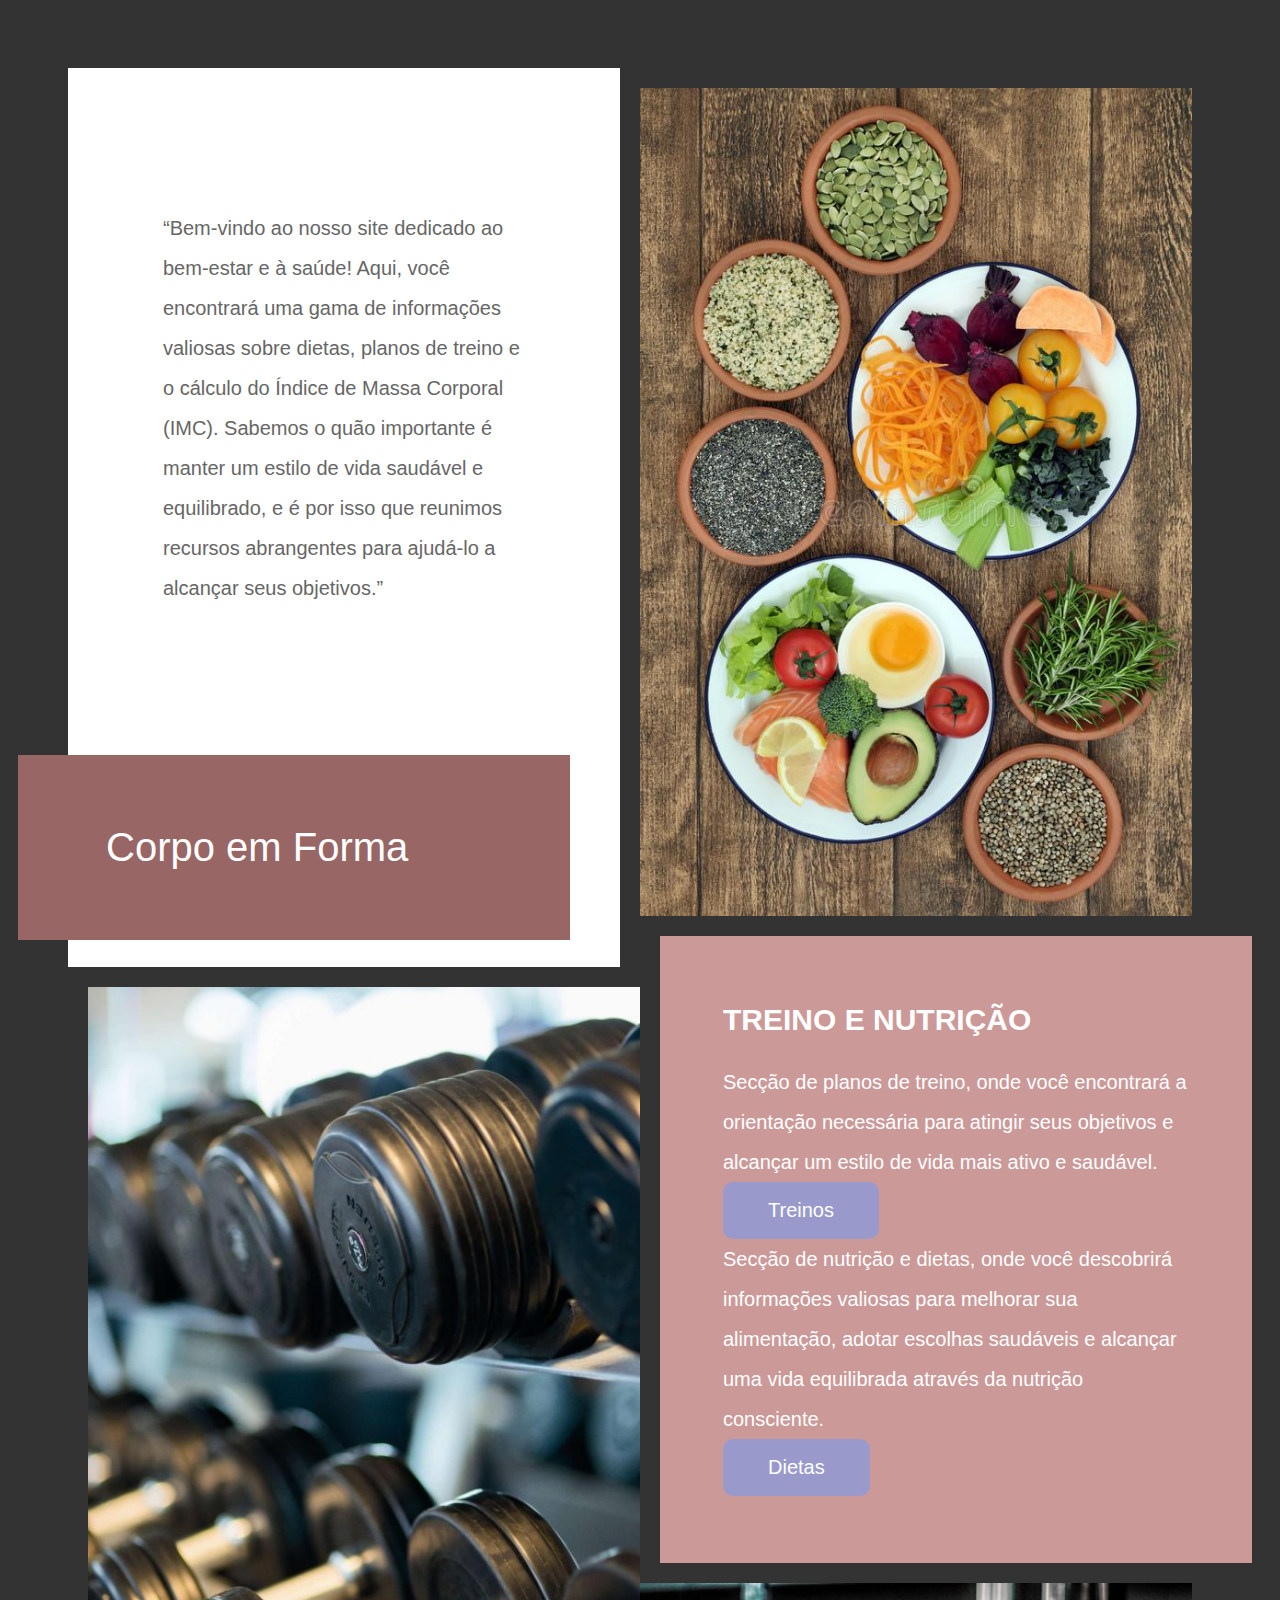
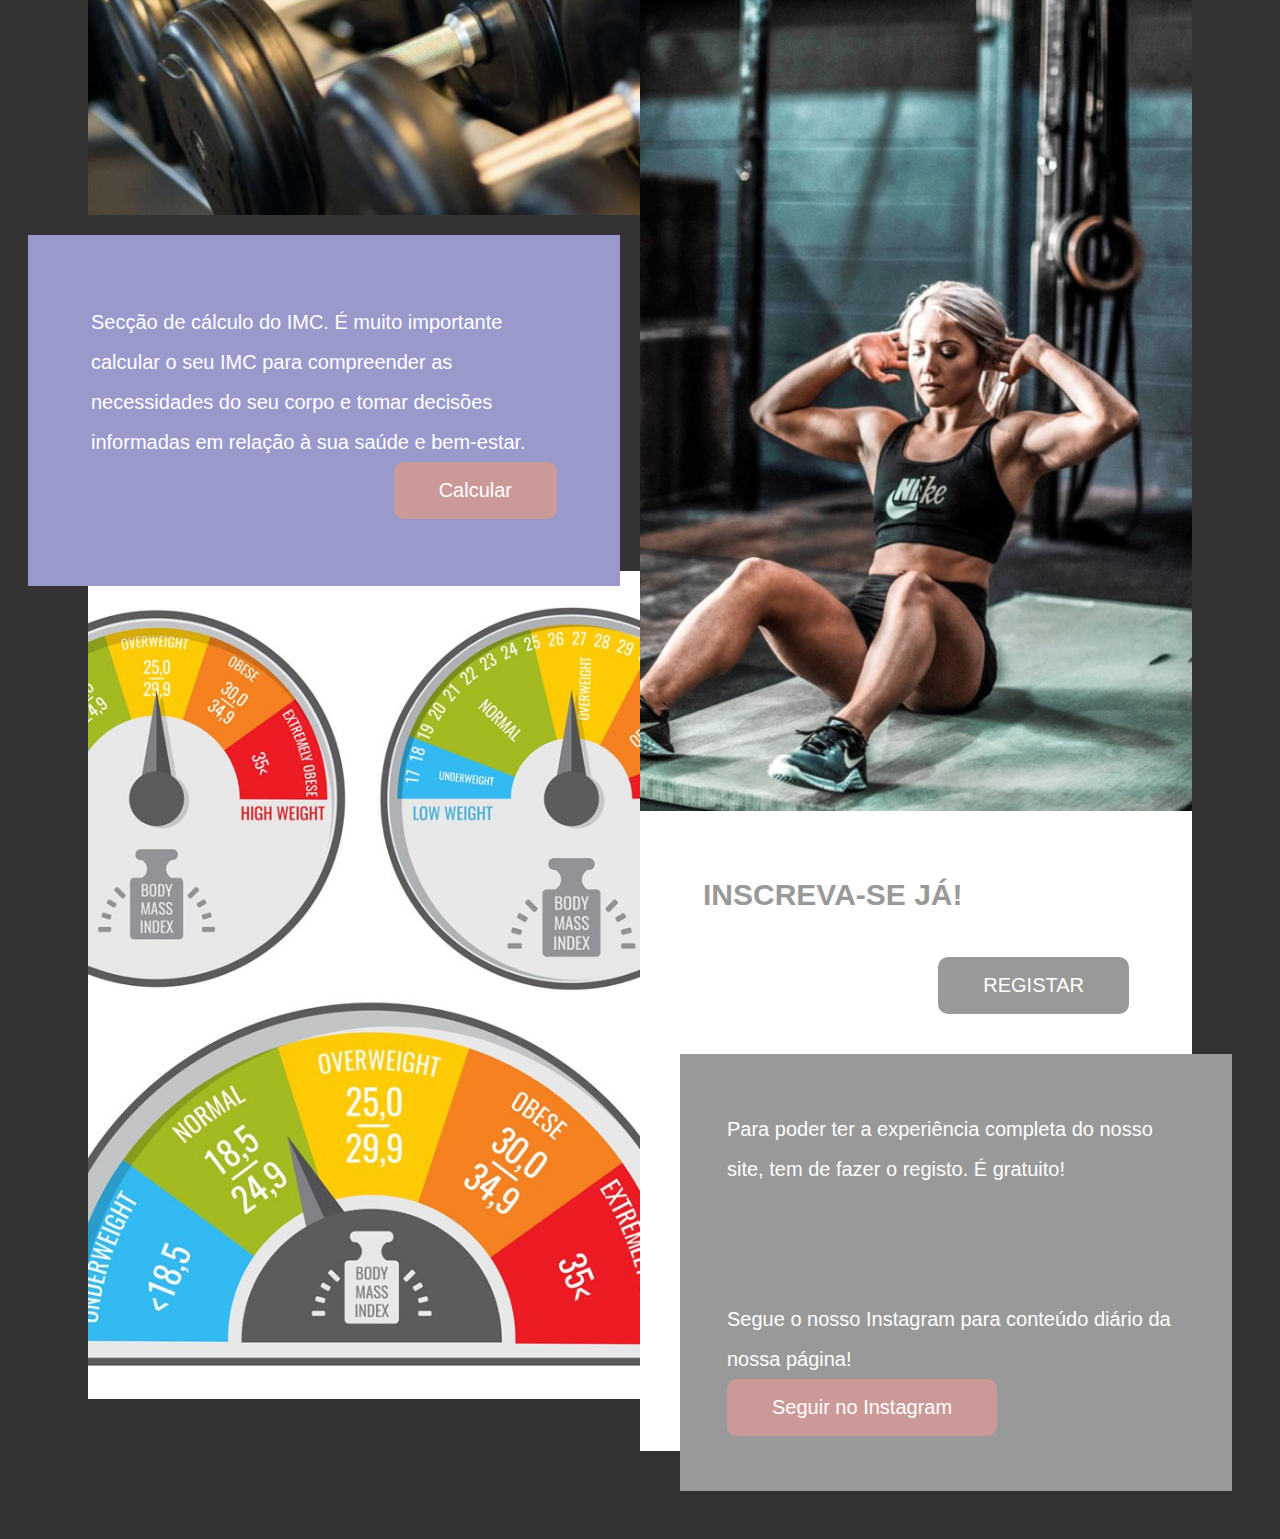
<file: index.html>
<!DOCTYPE html>
<html lang="en">
<head>
  <meta charset="UTF-8" />
  <meta name="viewport" content="width=device-width, initial-scale=1.0" />
  <title>Corpo em Forma</title>
  <link rel="stylesheet" href="css/tooplate-style.css" />
</head>

<body class="tm-bg-dark">
  <main class="tm-container masonry">
    <div class="item tm-bg-white tm-block tm-block-left" data-desktop-seq-no="1" data-mobile-seq-no="1">
      <p class="tm-hero-text">&ldquo;Bem-vindo ao nosso site dedicado ao bem-estar e à saúde! Aqui, você encontrará uma gama de informações valiosas sobre dietas, planos de treino e o cálculo do Índice de Massa Corporal (IMC). Sabemos o quão importante é manter um estilo de vida saudável e equilibrado, e é por isso que reunimos recursos abrangentes para ajudá-lo a alcançar seus objetivos.&rdquo;</p>
      <header class="tm-block-brand">
        <div class="tm-bg-primary-dark tm-text-white tm-block-brand-inner">
          <h1 class="tm-brand-name">Corpo em Forma</h1>
        </div>
      </header>
    </div>
    <div class="item" data-desktop-seq-no="2" data-mobile-seq-no="4">
      <img src="img/treino.jpg" alt="Image" class="tm-img-left" />
    </div>
    <div class="item tm-bg-secondary tm-text-white tm-block tm-block-wider tm-block-pad tm-block-left-2" data-desktop-seq-no="3" data-mobile-seq-no="5">
      <p>Secção de cálculo do IMC. É muito importante calcular o seu IMC para compreender as necessidades do seu corpo e tomar decisões informadas em relação à sua saúde e bem-estar.</p>
      <div class="tm-text-right">
        <a href="IMCsegvers.html" class="tm-btn tm-btn-primary tm-btn-pad-big">Calcular</a>
      </div>
    </div>
    <div class="item" data-desktop-seq-no="4" data-mobile-seq-no="8">
      <img src="img/IMC.jpg" alt="Image" class="tm-img-left" />
    </div>
    <div class="item" data-desktop-seq-no="6" data-mobile-seq-no="2">
      <img src="img/nutricao.jpg" alt="Image" />
    </div>
    <div class="item tm-block-right" data-desktop-seq-no="7" data-mobile-seq-no="3">
      <div class="tm-block-right-inner tm-bg-primary-light tm-text-white tm-block tm-block-wider tm-block-pad">
        <header>
          <h2 class="tm-text-uppercase">Treino e Nutrição</h2>
        </header>
        <p>Secção de planos de treino, onde você encontrará a orientação necessária para atingir seus objetivos e alcançar um estilo de vida mais ativo e saudável.</p>
        <a href="treinoscomtabelas.html" class="tm-btn tm-btn-secondary tm-btn-pad-big">Treinos</a>
        <p>Secção de nutrição e dietas, onde você descobrirá informações valiosas para melhorar sua alimentação, adotar escolhas saudáveis e alcançar uma vida equilibrada através da nutrição consciente.</p>
        <a href="dietascomtabelas.html" class="tm-btn tm-btn-secondary tm-btn-pad-big">Dietas</a>
      </div>
    </div>

    <div class="item" data-desktop-seq-no="8" data-mobile-seq-no="6">
      <img src="img/treino2.jpg" alt="Image" />
    </div>

    <div class="item tm-bg-white tm-block tm-form-section" data-desktop-seq-no="9" data-mobile-seq-no="7">
      <div class="tm-form-container tm-block-pad tm-pb-0">
        <header>
          <h2 class="tm-text-uppercase tm-text-gray-light tm-mb">Inscreva-se já!</h2>
        </header>
        <div class="tm-text-right">
          <a href="novologin.html" class="tm-btn tm-btn-tertiary tm-btn-pad-big">REGISTAR</a>
        </div>
      </div>
      <div class="tm-form-section-tag">
        <div class="tm-bg-tertiary tm-text-white tm-block-pad tm-form-section-tag-inner">
          <p>Para poder ter a experiência completa do nosso site, tem de fazer o registo. É gratuito!</p>
        </div>
      </div>
      <div class="tm-form-section-tag">
        <div class="tm-bg-tertiary tm-text-white tm-block-pad tm-form-section-tag-inner">
          <p>Segue o nosso Instagram para conteúdo diário da nossa página!</p>
          <a href="https://instagram.com/corpoemformafitness?igshid=MzRlODBiNWFlZA==" class="tm-btn tm-btn-primary tm-btn-pad-big">Seguir no Instagram</a>
        </div>
      </div>     
    </div>
  </main>
</body>
</html>
</file>
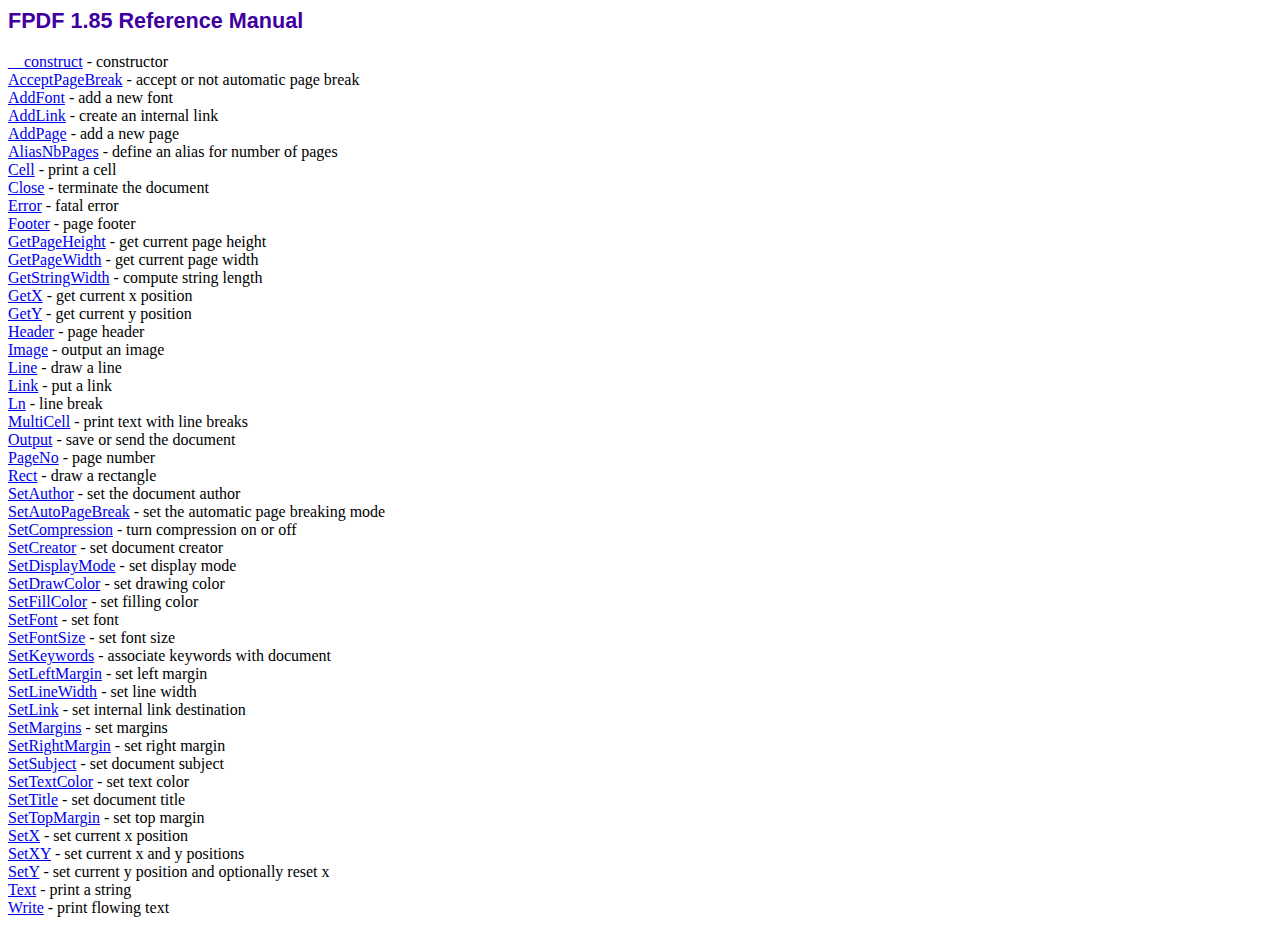
<file: fpdf185/doc/index.htm>
<!DOCTYPE html PUBLIC "-//W3C//DTD HTML 4.01 Transitional//EN">
<html>
<head>
<meta http-equiv="Content-Type" content="text/html; charset=ISO-8859-1">
<title>FPDF 1.85 Reference Manual</title>
<link type="text/css" rel="stylesheet" href="../fpdf.css">
</head>
<body>
<h1>FPDF 1.85 Reference Manual</h1>
<a href="__construct.htm">__construct</a> - constructor<br>
<a href="acceptpagebreak.htm">AcceptPageBreak</a> - accept or not automatic page break<br>
<a href="addfont.htm">AddFont</a> - add a new font<br>
<a href="addlink.htm">AddLink</a> - create an internal link<br>
<a href="addpage.htm">AddPage</a> - add a new page<br>
<a href="aliasnbpages.htm">AliasNbPages</a> - define an alias for number of pages<br>
<a href="cell.htm">Cell</a> - print a cell<br>
<a href="close.htm">Close</a> - terminate the document<br>
<a href="error.htm">Error</a> - fatal error<br>
<a href="footer.htm">Footer</a> - page footer<br>
<a href="getpageheight.htm">GetPageHeight</a> - get current page height<br>
<a href="getpagewidth.htm">GetPageWidth</a> - get current page width<br>
<a href="getstringwidth.htm">GetStringWidth</a> - compute string length<br>
<a href="getx.htm">GetX</a> - get current x position<br>
<a href="gety.htm">GetY</a> - get current y position<br>
<a href="header.htm">Header</a> - page header<br>
<a href="image.htm">Image</a> - output an image<br>
<a href="line.htm">Line</a> - draw a line<br>
<a href="link.htm">Link</a> - put a link<br>
<a href="ln.htm">Ln</a> - line break<br>
<a href="multicell.htm">MultiCell</a> - print text with line breaks<br>
<a href="output.htm">Output</a> - save or send the document<br>
<a href="pageno.htm">PageNo</a> - page number<br>
<a href="rect.htm">Rect</a> - draw a rectangle<br>
<a href="setauthor.htm">SetAuthor</a> - set the document author<br>
<a href="setautopagebreak.htm">SetAutoPageBreak</a> - set the automatic page breaking mode<br>
<a href="setcompression.htm">SetCompression</a> - turn compression on or off<br>
<a href="setcreator.htm">SetCreator</a> - set document creator<br>
<a href="setdisplaymode.htm">SetDisplayMode</a> - set display mode<br>
<a href="setdrawcolor.htm">SetDrawColor</a> - set drawing color<br>
<a href="setfillcolor.htm">SetFillColor</a> - set filling color<br>
<a href="setfont.htm">SetFont</a> - set font<br>
<a href="setfontsize.htm">SetFontSize</a> - set font size<br>
<a href="setkeywords.htm">SetKeywords</a> - associate keywords with document<br>
<a href="setleftmargin.htm">SetLeftMargin</a> - set left margin<br>
<a href="setlinewidth.htm">SetLineWidth</a> - set line width<br>
<a href="setlink.htm">SetLink</a> - set internal link destination<br>
<a href="setmargins.htm">SetMargins</a> - set margins<br>
<a href="setrightmargin.htm">SetRightMargin</a> - set right margin<br>
<a href="setsubject.htm">SetSubject</a> - set document subject<br>
<a href="settextcolor.htm">SetTextColor</a> - set text color<br>
<a href="settitle.htm">SetTitle</a> - set document title<br>
<a href="settopmargin.htm">SetTopMargin</a> - set top margin<br>
<a href="setx.htm">SetX</a> - set current x position<br>
<a href="setxy.htm">SetXY</a> - set current x and y positions<br>
<a href="sety.htm">SetY</a> - set current y position and optionally reset x<br>
<a href="text.htm">Text</a> - print a string<br>
<a href="write.htm">Write</a> - print flowing text<br>
</body>
</html>
</file>
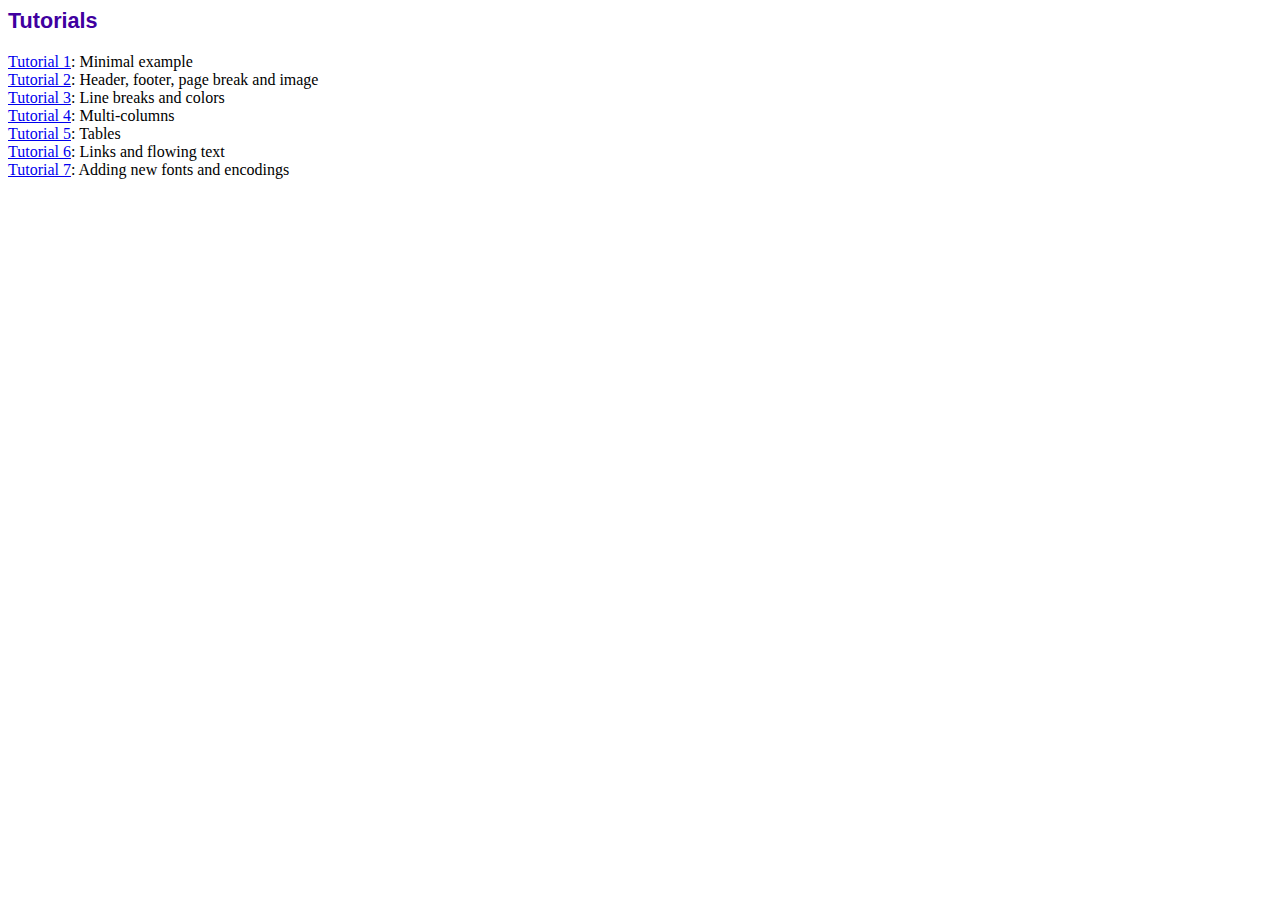
<file: fpdf185/tutorial/index.htm>
<!DOCTYPE html PUBLIC "-//W3C//DTD HTML 4.01 Transitional//EN">
<html>
<head>
<meta http-equiv="Content-Type" content="text/html; charset=ISO-8859-1">
<title>Tutorials</title>
<link type="text/css" rel="stylesheet" href="../fpdf.css">
</head>
<body>
<h1>Tutorials</h1>
<ul style="list-style-type:none; margin-left:0; padding-left:0">
<li><a href="tuto1.htm">Tutorial 1</a>: Minimal example</li>
<li><a href="tuto2.htm">Tutorial 2</a>: Header, footer, page break and image</li>
<li><a href="tuto3.htm">Tutorial 3</a>: Line breaks and colors</li>
<li><a href="tuto4.htm">Tutorial 4</a>: Multi-columns</li>
<li><a href="tuto5.htm">Tutorial 5</a>: Tables</li>
<li><a href="tuto6.htm">Tutorial 6</a>: Links and flowing text</li>
<li><a href="tuto7.htm">Tutorial 7</a>: Adding new fonts and encodings</li>
</ul>
</body>
</html>
</file>
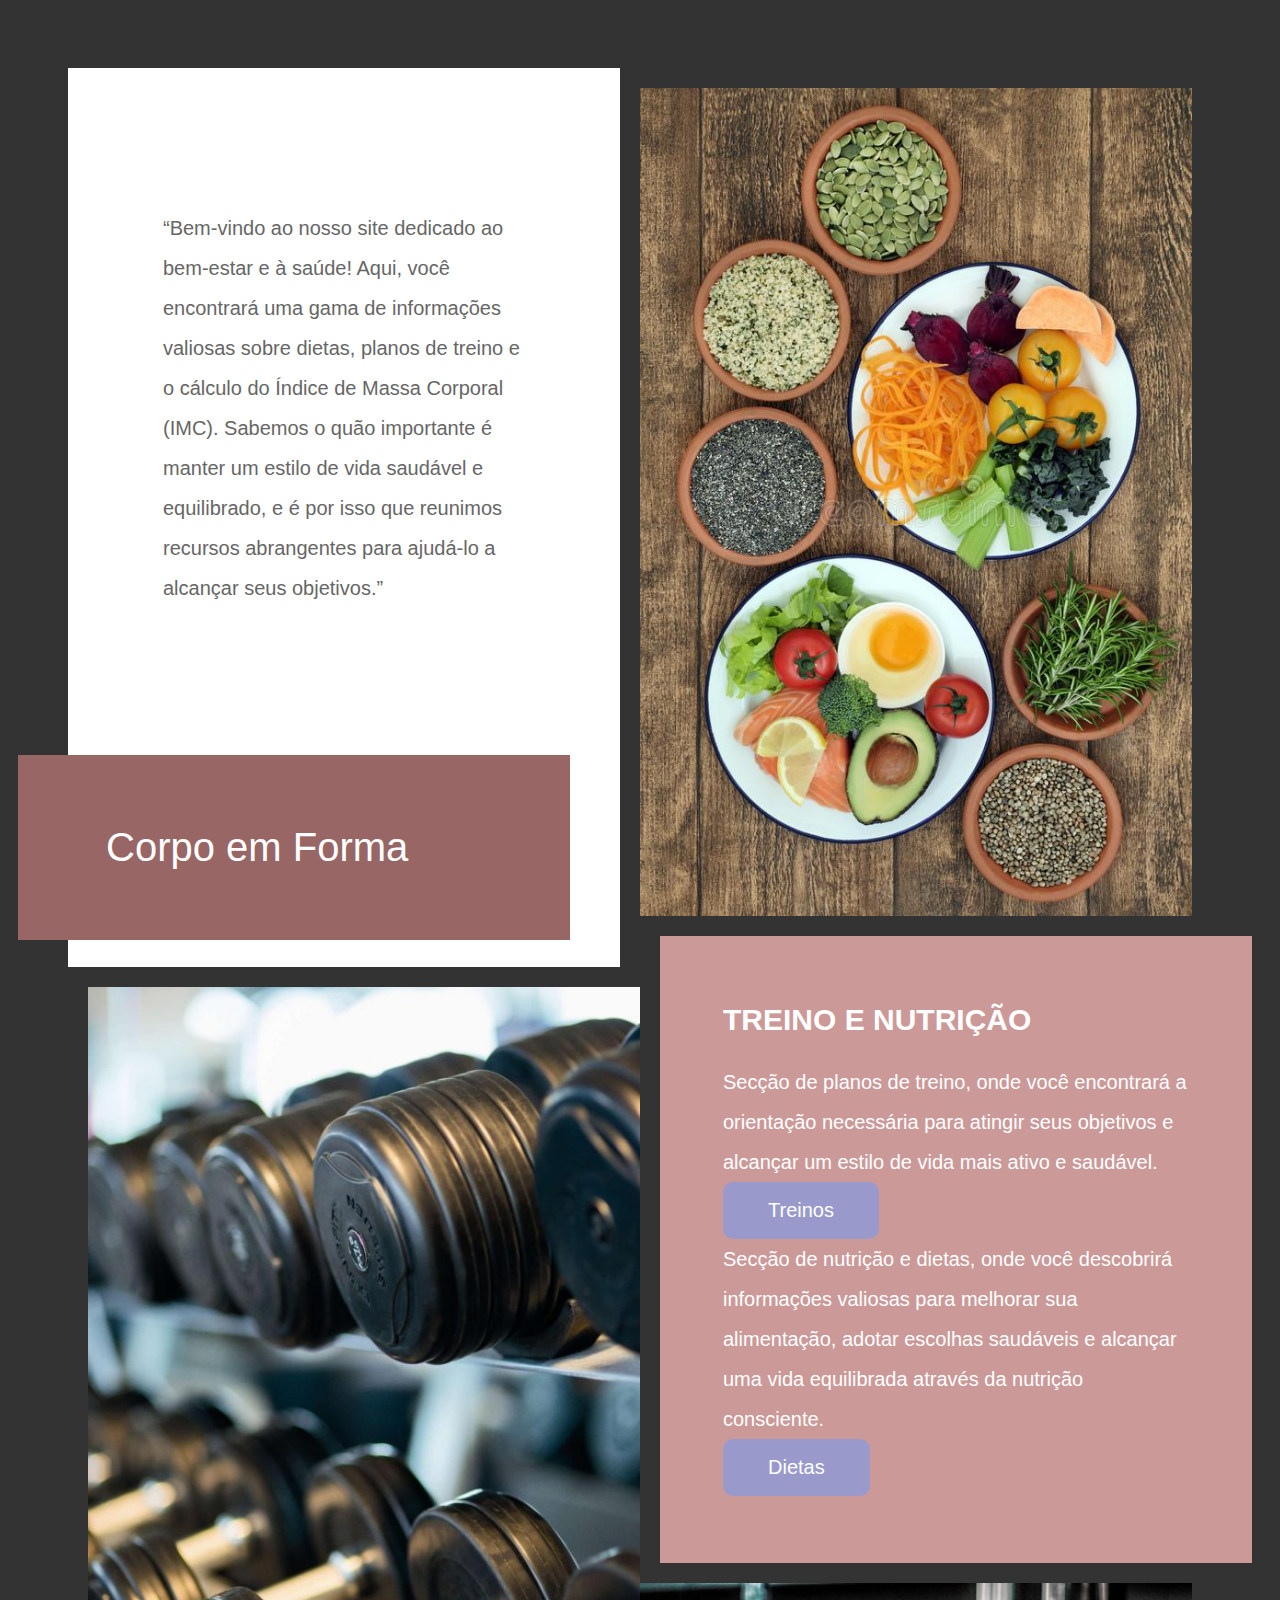
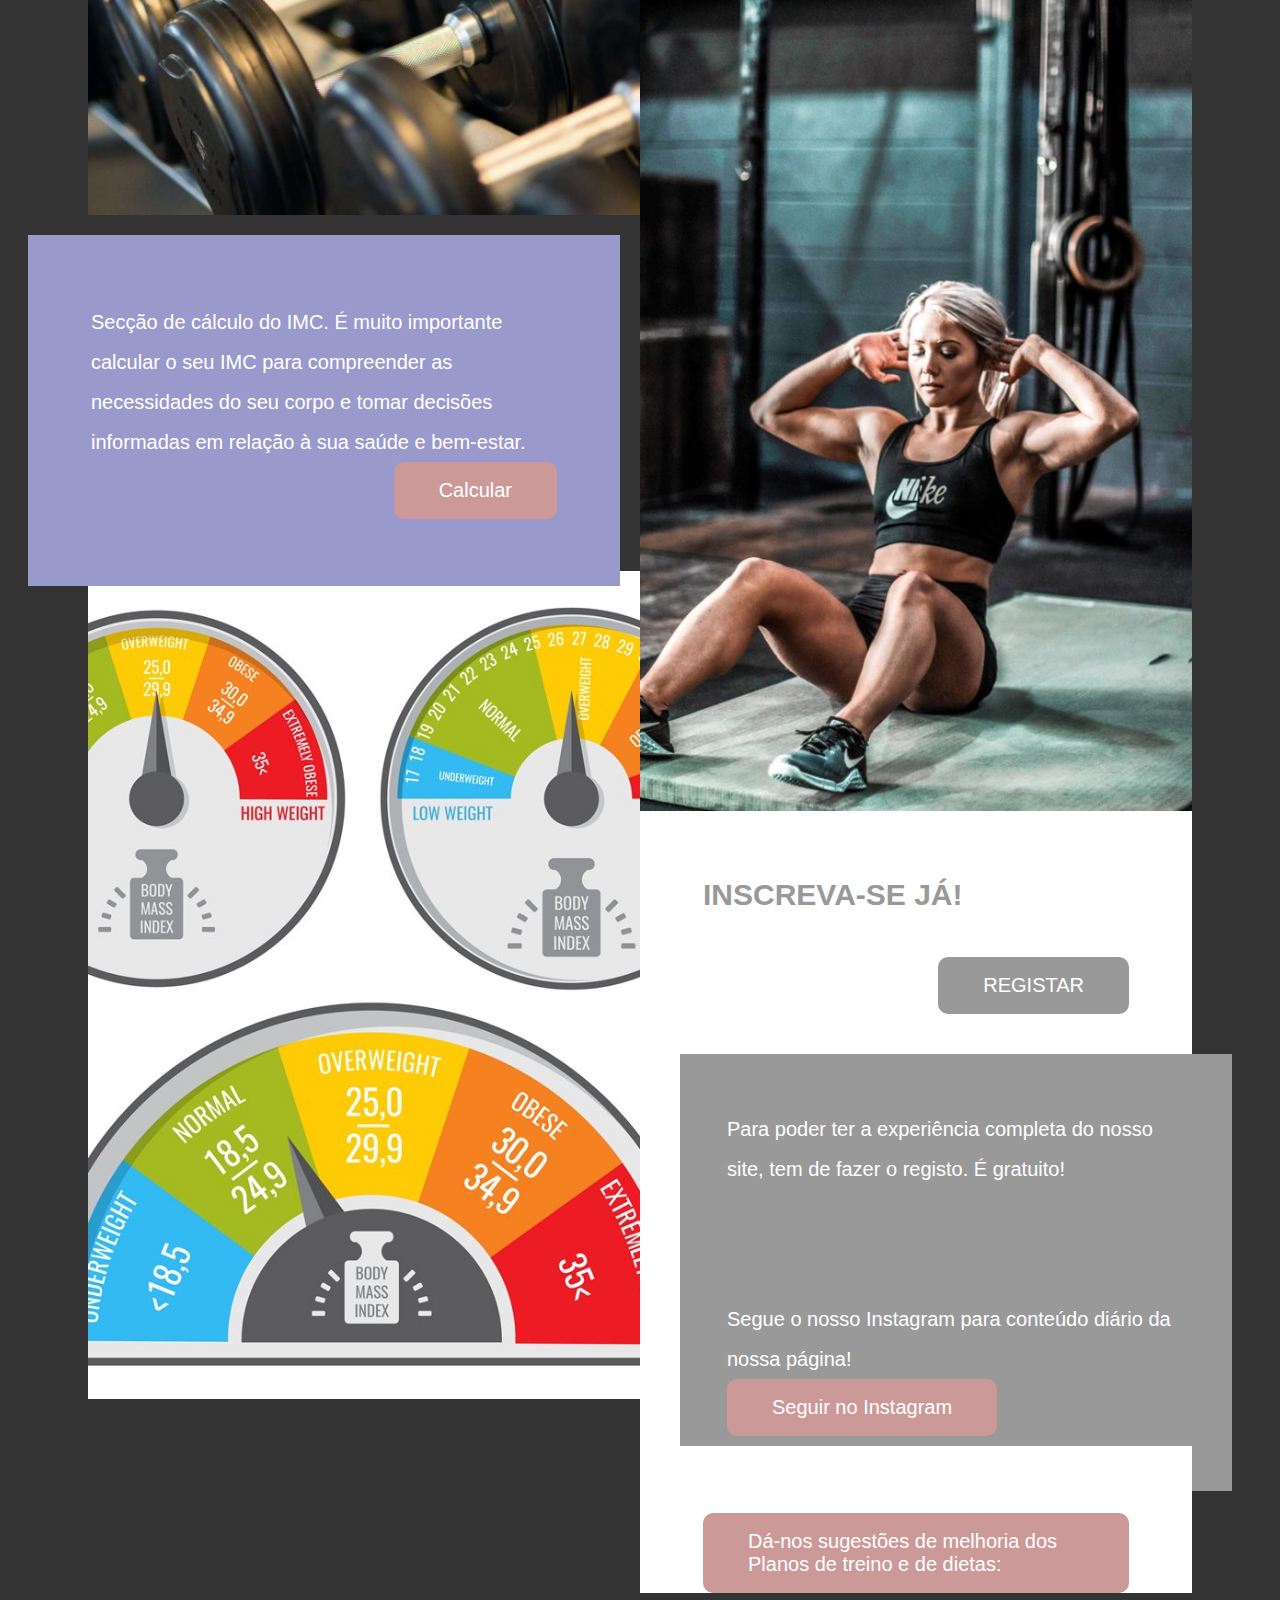
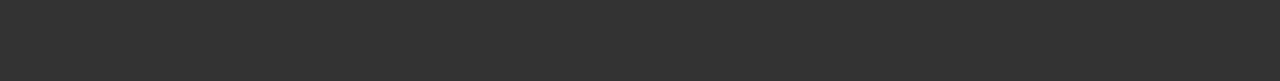
<file: 2index.html>
<!DOCTYPE html>
<html lang="en">
<head>
  <meta charset="UTF-8" />
  <meta name="viewport" content="width=device-width, initial-scale=1.0" />
  <title>Corpo em Forma</title>
  <link rel="stylesheet" href="css/tooplate-style.css" />
</head>

<body class="tm-bg-dark">
  <main class="tm-container masonry">
    <div class="item tm-bg-white tm-block tm-block-left" data-desktop-seq-no="1" data-mobile-seq-no="1">
      <p class="tm-hero-text">&ldquo;Bem-vindo ao nosso site dedicado ao bem-estar e à saúde! Aqui, você encontrará uma gama de informações valiosas sobre dietas, planos de treino e o cálculo do Índice de Massa Corporal (IMC). Sabemos o quão importante é manter um estilo de vida saudável e equilibrado, e é por isso que reunimos recursos abrangentes para ajudá-lo a alcançar seus objetivos.&rdquo;</p>
      <header class="tm-block-brand">
        <div class="tm-bg-primary-dark tm-text-white tm-block-brand-inner">
          <h1 class="tm-brand-name">Corpo em Forma</h1>
        </div>
      </header>
    </div>
    <div class="item" data-desktop-seq-no="2" data-mobile-seq-no="4">
      <img src="img/treino.jpg" alt="Image" class="tm-img-left" />
    </div>
    <div class="item tm-bg-secondary tm-text-white tm-block tm-block-wider tm-block-pad tm-block-left-2" data-desktop-seq-no="3" data-mobile-seq-no="5">
      <p>Secção de cálculo do IMC. É muito importante calcular o seu IMC para compreender as necessidades do seu corpo e tomar decisões informadas em relação à sua saúde e bem-estar.</p>
      <div class="tm-text-right">
        <a href="IMCsegvers.html" class="tm-btn tm-btn-primary tm-btn-pad-big">Calcular</a>
      </div>
    </div>
    <div class="item" data-desktop-seq-no="4" data-mobile-seq-no="8">
      <img src="img/IMC.jpg" alt="Image" class="tm-img-left" />
    </div>
    <div class="item" data-desktop-seq-no="6" data-mobile-seq-no="2">
      <img src="img/nutricao.jpg" alt="Image" />
    </div>
    <div class="item tm-block-right" data-desktop-seq-no="7" data-mobile-seq-no="3">
      <div class="tm-block-right-inner tm-bg-primary-light tm-text-white tm-block tm-block-wider tm-block-pad">
        <header>
          <h2 class="tm-text-uppercase">Treino e Nutrição</h2>
        </header>
        <p>Secção de planos de treino, onde você encontrará a orientação necessária para atingir seus objetivos e alcançar um estilo de vida mais ativo e saudável.</p>
        <a href="treinoscomtabelas.html" class="tm-btn tm-btn-secondary tm-btn-pad-big">Treinos</a>
        <p>Secção de nutrição e dietas, onde você descobrirá informações valiosas para melhorar sua alimentação, adotar escolhas saudáveis e alcançar uma vida equilibrada através da nutrição consciente.</p>
        <a href="dietascomtabelas.html" class="tm-btn tm-btn-secondary tm-btn-pad-big">Dietas</a>
      </div>
    </div>

    <div class="item" data-desktop-seq-no="8" data-mobile-seq-no="6">
      <img src="img/treino2.jpg" alt="Image" />
    </div>

    <div class="item tm-bg-white tm-block tm-form-section" data-desktop-seq-no="9" data-mobile-seq-no="7">
      <div class="tm-form-container tm-block-pad tm-pb-0">
        <header>
          <h2 class="tm-text-uppercase tm-text-gray-light tm-mb">Inscreva-se já!</h2>
        </header>
        <div class="tm-text-right">
          <a href="novologin.html" class="tm-btn tm-btn-tertiary tm-btn-pad-big">REGISTAR</a>
        </div>
      </div>
      <div class="tm-form-section-tag">
        <div class="tm-bg-tertiary tm-text-white tm-block-pad tm-form-section-tag-inner">
          <p>Para poder ter a experiência completa do nosso site, tem de fazer o registo. É gratuito!</p>
        </div>
      </div>
      <div class="tm-form-section-tag">
        <div class="tm-bg-tertiary tm-text-white tm-block-pad tm-form-section-tag-inner">
          <p>Segue o nosso Instagram para conteúdo diário da nossa página!</p>
          <a href="https://instagram.com/corpoemformafitness?igshid=MzRlODBiNWFlZA==" class="tm-btn tm-btn-primary tm-btn-pad-big">Seguir no Instagram</a>
        </div>
      </div>
      <div class="item tm-bg-white tm-block tm-form-section" data-desktop-seq-no="10" data-mobile-seq-no="9">
        <div class="tm-form-container tm-block-pad tm-pb-0">
          <div class="tm-text-center">
            <a href="sugestões.html" class="tm-btn tm-btn-primary tm-btn-pad-big">Dá-nos sugestões de melhoria dos Planos de treino e de dietas:</a>
          </div>
        </div>
      </div>
    </div>
  </main>
</body>
</html>
</file>
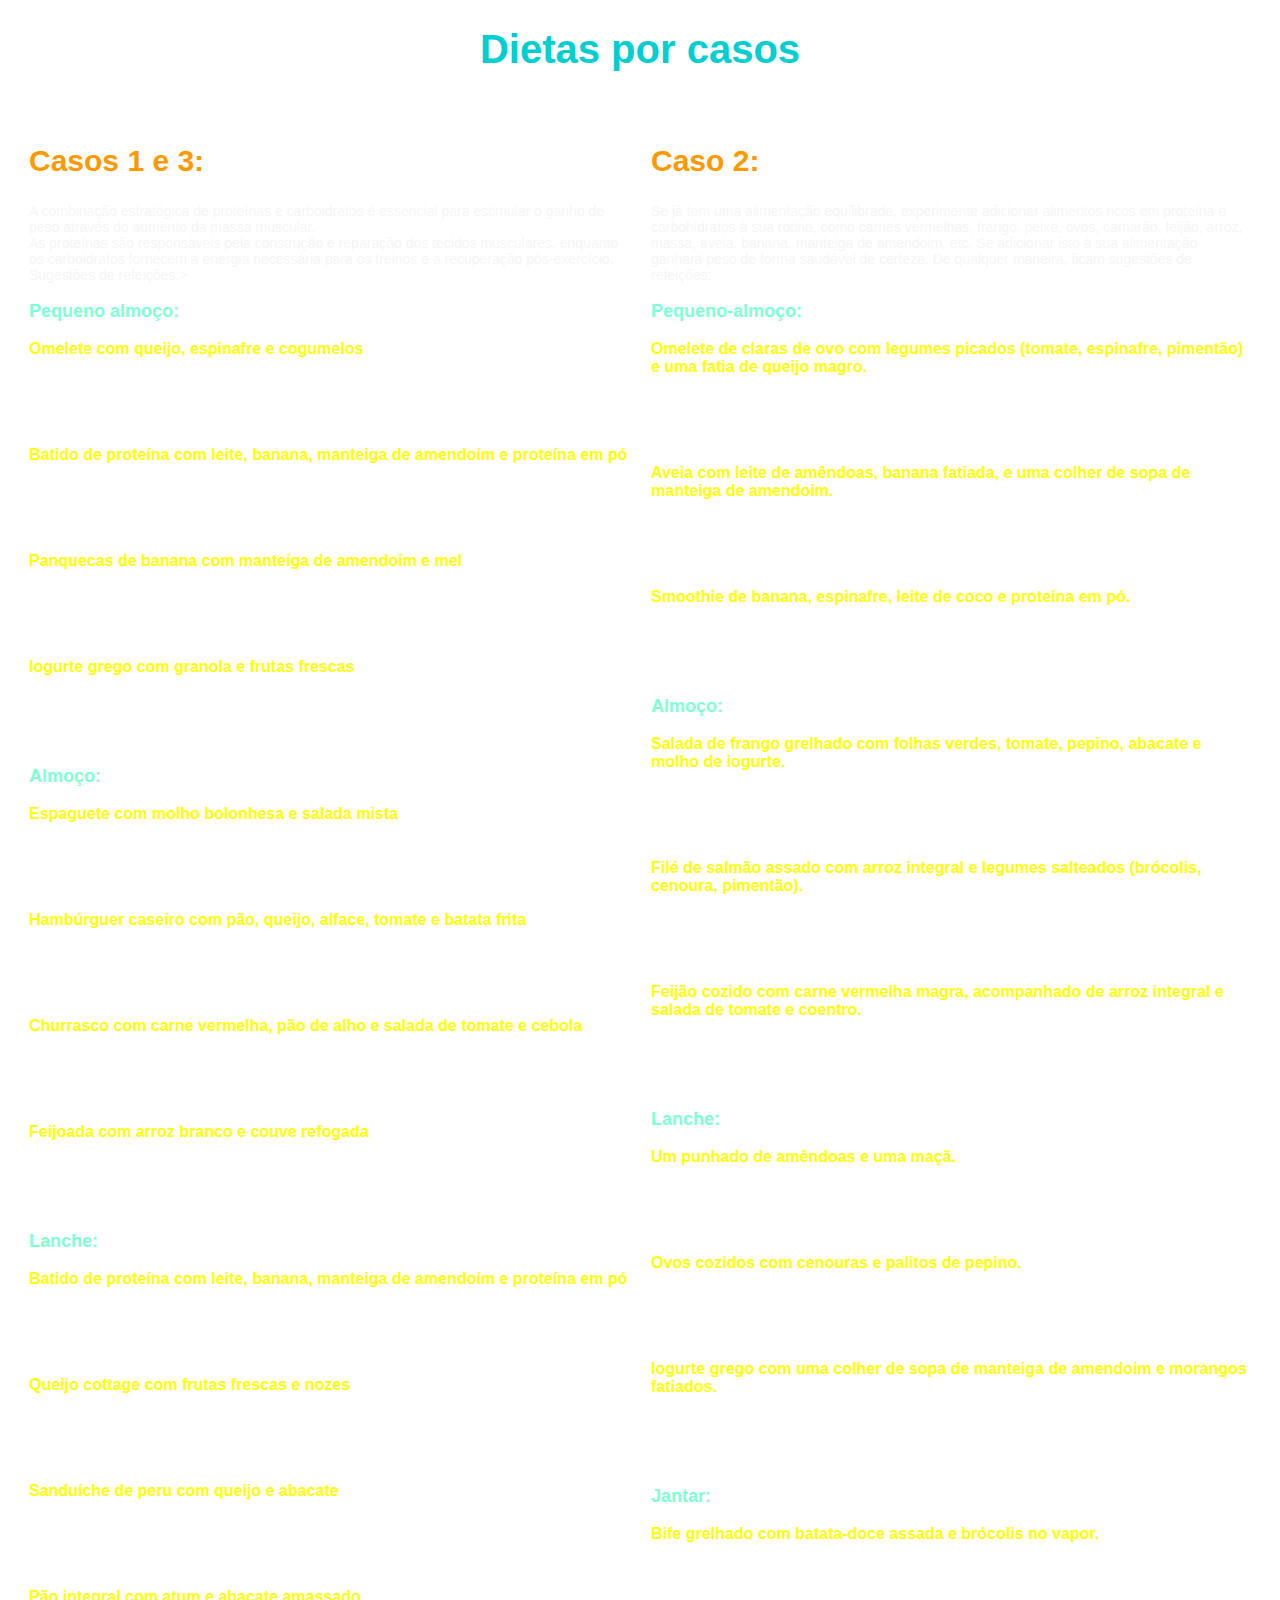
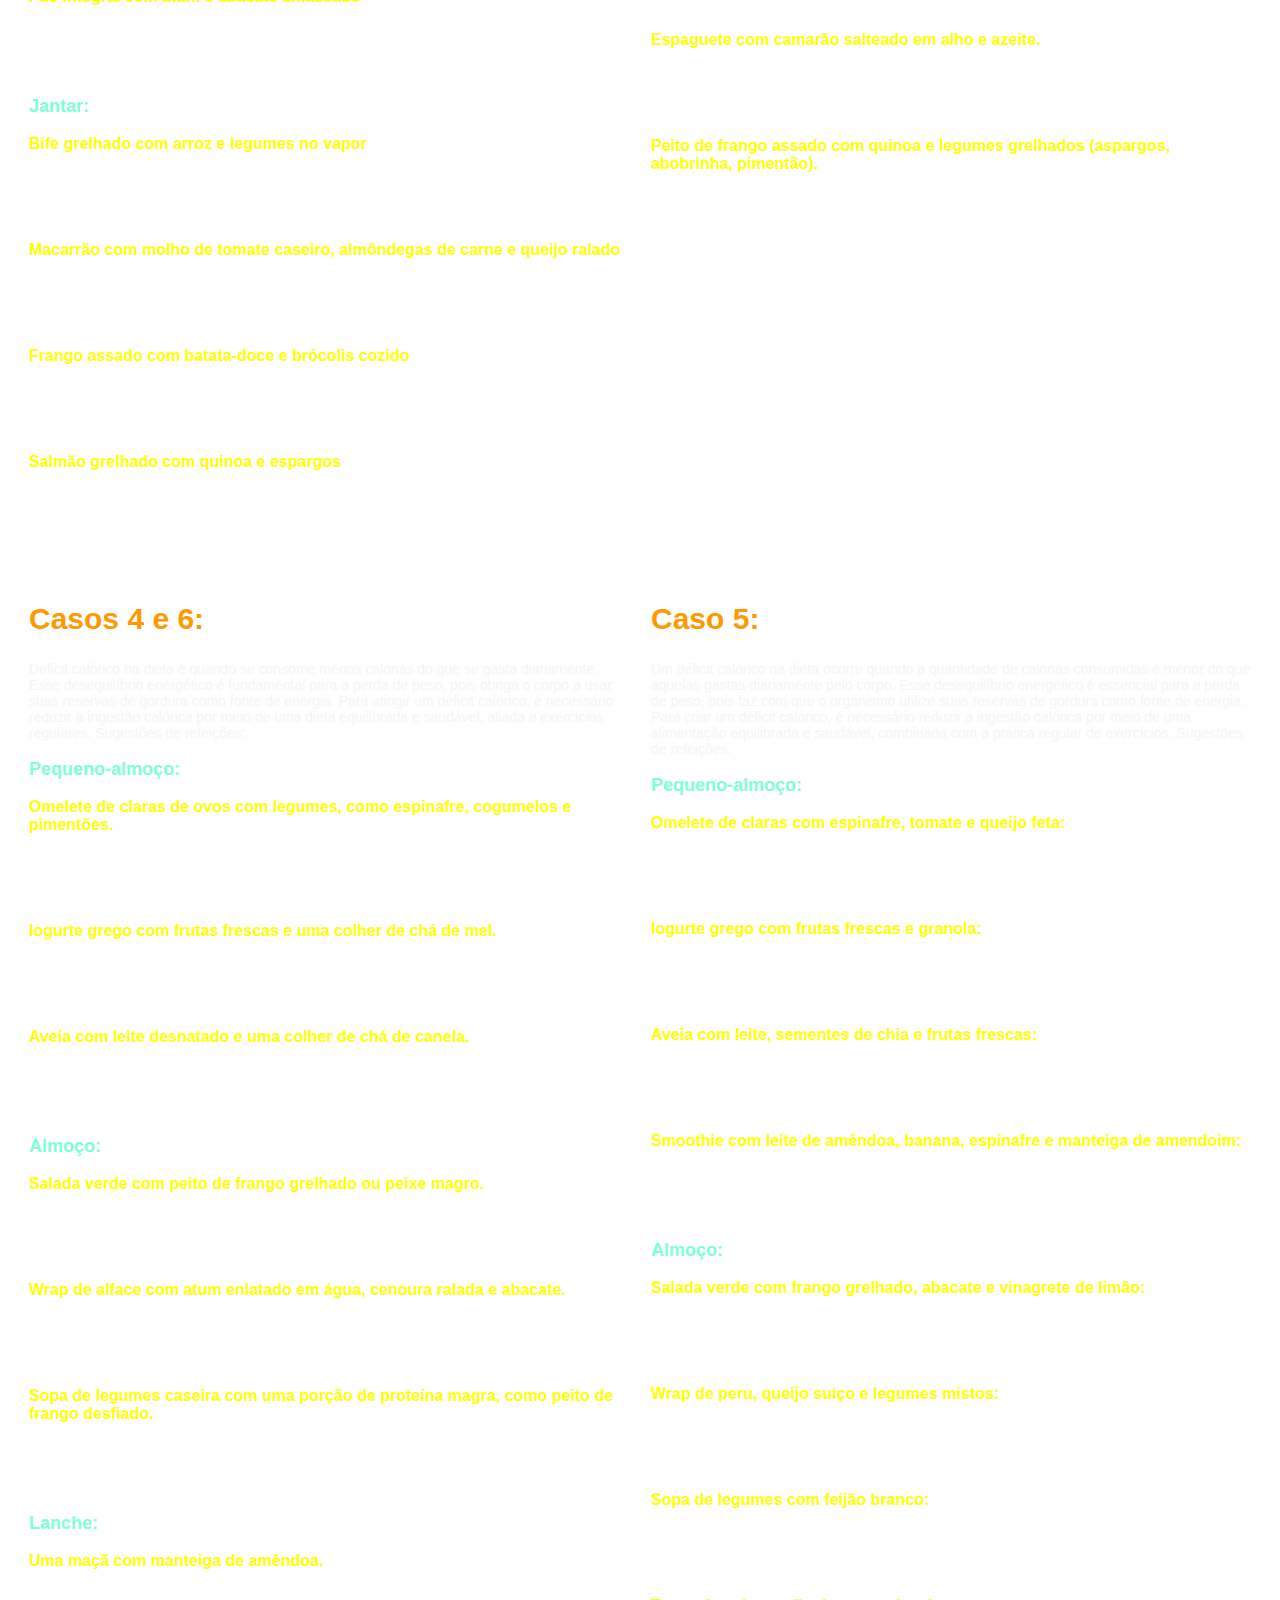
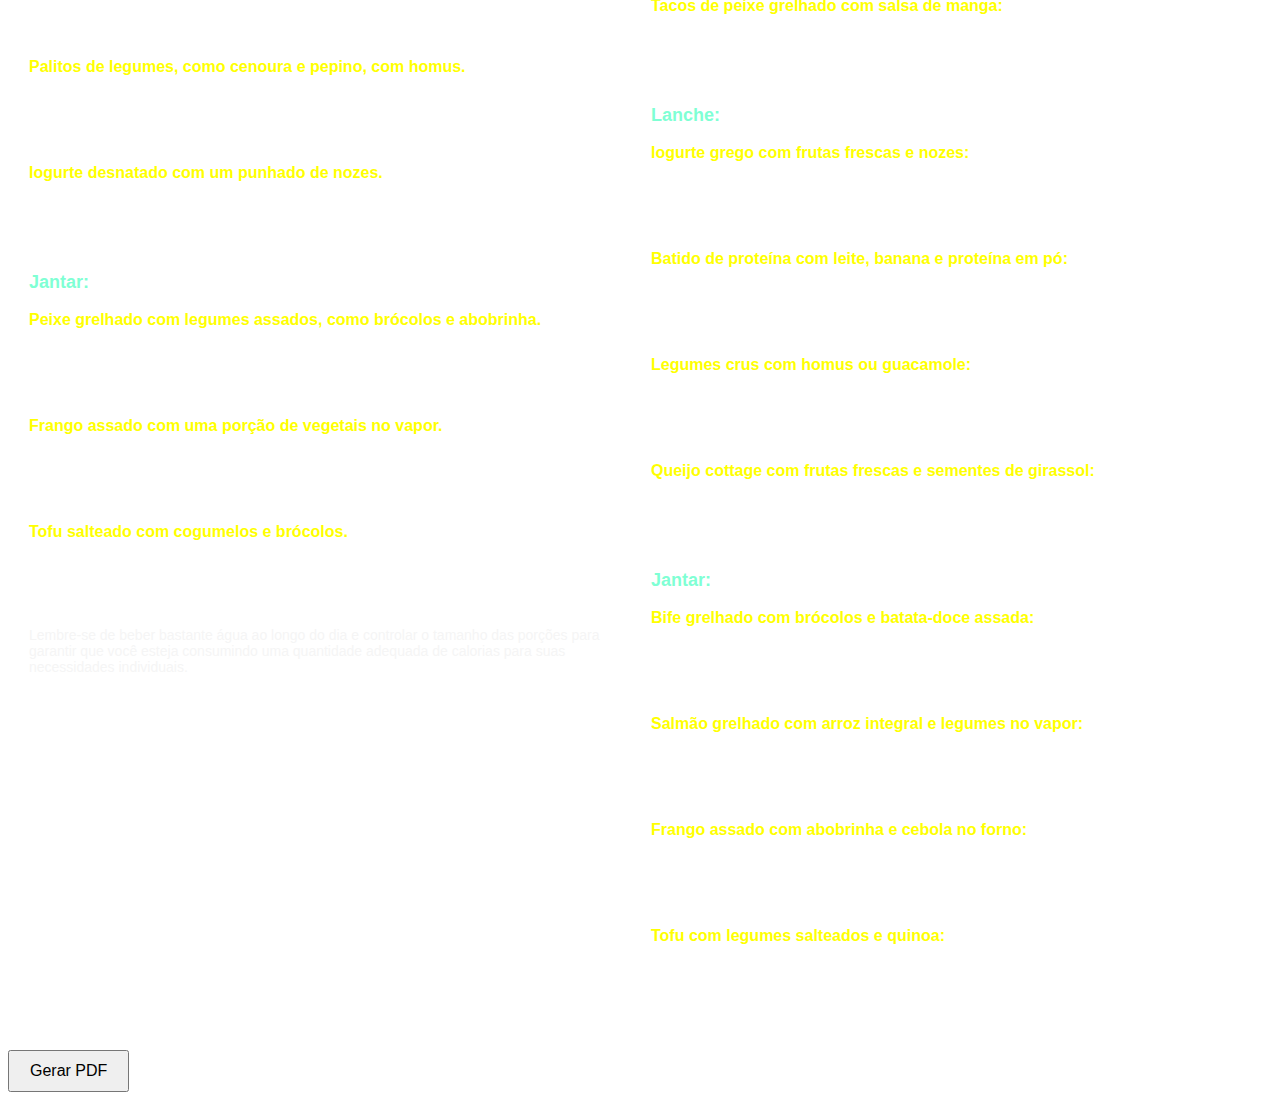
<file: dietascomtabelas.html>
<!DOCTYPE html>
<html>
<head>
  <meta charset="UTF-8">
  <title>Dietas por casos</title>
  <style>
    h1 {
      font-family: Arial, sans-serif;
      font-size: 40px;
      color: #00CED1;
      text-align: center;

    }

    h2 {
      font-family: Arial, sans-serif;
      font-size: 30px;
      color: #ff9900;
    }

    h3 {
      font-family: Arial, sans-serif;
      font-size: 18px;
      color: #7FFFD4;

    }

    p {
      font-family: Arial, sans-serif;
      font-size: 14px;
      color: #F5F5F5;

    }

    body {
      background-image: url("https://img.freepik.com/vetores-premium/linhas-de-circuito-abstrato-tecnologia-futurista-digital-fundo-de-alta-tecnologia-ilustracao-vetorial_115579-1746.jpg");
      background-color: transparent;
      background-repeat: no-repeat;
      background-size: cover;
    }

    .meal-title {
      font-family: "Verdana", sans-serif;
      font-size: 16px;
      font-weight: bold;
      color: #FFFF00;
    }


    .meal-description {
      font-family: "Courier New", monospace;
      font-size: 14px;
      font-weight: bold;
      color: #B2DFDB;

    }

    .nutrition-info {
      font-size: 12px;
      color: #FFFFFF;

    }

    table {
    width: 100%;
    table-layout: fixed;
    border-spacing: 20px;
  }
  td {
    vertical-align: top;
  }

  button {
    padding: 10px 20px;
    font-size: 16px;
}
  </style>
</head>
<body>
    <h1>Dietas por casos</h1>

    <table>
        <tr>
          <td>
            <h2>Casos 1 e 3:</h2>

  <p> A combinação estratégica de proteínas e carboidratos é essencial para estimular o ganho de peso através do aumento da massa muscular. <br>
    As proteínas são responsáveis pela construção e reparação dos tecidos musculares, enquanto os carboidratos fornecem a energia necessária para os treinos e a recuperação pós-exercício. Sugestões de refeições:></p>
 
  <h3>Pequeno almoço:</h3>

  <h3 class="meal-title">Omelete com queijo, espinafre e cogumelos</h3>
  
  <p class="nutrition-info">
    Calorias: Cerca de 300-400 calorias<br>
    Hidratos de carbono: Cerca de 10-15 gramas<br>
    Gorduras: Cerca de 20-25 gramas<br>
    Proteínas: Cerca de 20-25 gramas
  </p>

  <h3 class="meal-title">Batido de proteína com leite, banana, manteiga de amendoim e proteína em pó</h3>
  
  <p class="nutrition-info">
    Calorias: Cerca de 350-450 calorias<br>
    Hidratos de carbono: Cerca de 35-40 gramas<br>
    Gorduras: Cerca de 10-15 gramas<br>
    Proteínas: Cerca de 25-30 gramas
  </p>

  <h3 class="meal-title">Panquecas de banana com manteiga de amendoim e mel</h3>
  
  <p class="nutrition-info">
    Calorias: Cerca de 400-500 calorias (para uma porção média de panquecas)<br>
    Hidratos de carbono: Cerca de 50-60 gramas<br>
    Gorduras: Cerca de 15-20 gramas<br>
    Proteínas: Cerca de 10-15 gramas
  </p>

  <h3 class="meal-title">Iogurte grego com granola e frutas frescas</h3>
  
  <p class="nutrition-info">
    Calorias: Cerca de 250-350 calorias<br>
    Hidratos de carbono: Cerca de 30-40 gramas<br>
    Gorduras: Cerca de 5-10 gramas<br>
    Proteínas: Cerca de 15-20 gramas
  </p>

  <h3>Almoço:</h3>

  <h3 class="meal-title">Espaguete com molho bolonhesa e salada mista</h3>
  
  <p class="nutrition-info">
    Calorias: Cerca de 600-800 calorias (dependendo da porção de espaguete e do molho bolonhesa)<br>
    Hidratos de carbono: Cerca de 60-80 gramas (principalmente provenientes do espaguete)<br>
    Gorduras: Cerca de 20-30 gramas (principalmente provenientes da carne moída utilizada no molho bolonhesa)<br>
    Proteínas: Cerca de 25-35 gramas (principalmente provenientes da carne moída utilizada no molho bolonhesa)
  </p>

  <h3 class="meal-title">Hambúrguer caseiro com pão, queijo, alface, tomate e batata frita</h3>
  
  <p class="nutrition-info">
    Calorias: Cerca de 800-1000 calorias (dependendo do tamanho do hambúrguer e da porção de batata frita)<br>
    Hidratos de carbono: Cerca de 60-80 gramas (principalmente provenientes do pão e da batata frita)<br>
    Gorduras: Cerca de 40-50 gramas (principalmente provenientes do hambúrguer, queijo e batata frita)<br>
    Proteínas: Cerca de 30-40 gramas (principalmente provenientes do hambúrguer e queijo)
  </p>

  <h3 class="meal-title">Churrasco com carne vermelha, pão de alho e salada de tomate e cebola</h3>
  
  <p class="nutrition-info">
    Calorias: Cerca de 600-800 calorias (dependendo do tamanho da porção de carne e dos acompanhamentos)<br>
    Hidratos de carbono: Cerca de 20-30 gramas (principalmente provenientes do pão de alho)<br>
    Gorduras: Cerca de 30-40 gramas (principalmente provenientes da carne)<br>
    Proteínas: Cerca de 40-50 gramas (principalmente provenientes da carne)
  </p>

  <h3 class="meal-title">Feijoada com arroz branco e couve refogada</h3>
  
  <p class="nutrition-info">
    Calorias: Cerca de 600-800 calorias (dependendo da porção de feijoada e do arroz)<br>
    Hidratos de carbono: Cerca de 60-80 gramas (principalmente provenientes do feijão e arroz branco)<br>
    Gorduras: Cerca de 15-25 gramas (principalmente provenientes das carnes utilizadas na feijoada)<br>
    Proteínas: Cerca de 20-30 gramas (principalmente provenientes das carnes e do feijão)
  </p>

  <h3>Lanche:</h3>

  <h3 class="meal-title">Batido de proteína com leite, banana, manteiga de amendoim e proteína em pó</h3>
  
  <p class="nutrition-info">
    Calorias: Cerca de 300-400 calorias (dependendo das quantidades utilizadas)<br>
    Hidratos de carbono: Cerca de 30-40 gramas (principalmente provenientes da banana)<br>
    Gorduras: Cerca de 10-15 gramas (principalmente provenientes da manteiga de amendoim)<br>
    Proteínas: Cerca de 25-30 gramas (principalmente provenientes do leite e da proteína em pó)
  </p>

  <h3 class="meal-title">Queijo cottage com frutas frescas e nozes</h3>
  
  <p class="nutrition-info">
    Calorias: Cerca de 200-300 calorias (dependendo das quantidades utilizadas)<br>
    Hidratos de carbono: Cerca de 15-20 gramas (principalmente provenientes das frutas)<br>
    Gorduras: Cerca de 5-10 gramas (principalmente provenientes do queijo cottage e das nozes)<br>
    Proteínas: Cerca de 10-15 gramas (principalmente provenientes do queijo cottage e das nozes)
  </p>

  <h3 class="meal-title">Sanduíche de peru com queijo e abacate</h3>
  
  <p class="nutrition-info">
    Calorias: Cerca de 400-500 calorias (dependendo das quantidades utilizadas)<br>
    Hidratos de carbono: Cerca de 30-40 gramas (principalmente provenientes do pão)<br>
    Gorduras: Cerca de 15-20 gramas (principalmente provenientes do peru, queijo e abacate)<br>
    Proteínas: Cerca de 25-30 gramas (principalmente provenientes do peru e queijo)
  </p>

  <h3 class="meal-title">Pão integral com atum e abacate amassado</h3>
  
  <p class="nutrition-info">
    Calorias: Cerca de 350-450 calorias (dependendo das quantidades utilizadas)<br>
    Hidratos de carbono: Cerca de 30-40 gramas (principalmente provenientes do pão integral)<br>
    Gorduras: Cerca de 10-15 gramas (principalmente provenientes do atum e abacate)<br>
    Proteínas: Cerca de 20-25 gramas (principalmente provenientes do atum)
  </p>

  <h3>Jantar:</h3>

  <h3 class="meal-title">Bife grelhado com arroz e legumes no vapor</h3>
  
  <p class="nutrition-info">
    Calorias: Aproximadamente 500-600 calorias<br>
    Hidratos de carbono: Cerca de 40-50g<br>
    Gorduras: Cerca de 10-15g<br>
    Proteínas: Cerca de 30-40g
  </p>

  <h3 class="meal-title">Macarrão com molho de tomate caseiro, almôndegas de carne e queijo ralado</h3>
  
  <p class="nutrition-info">
    Calorias: Aproximadamente 600-700 calorias<br>
    Hidratos de carbono: Cerca de 60-70g<br>
    Gorduras: Cerca de 20-30g<br>
    Proteínas: Cerca de 25-35g
  </p>

  <h3 class="meal-title">Frango assado com batata-doce e brócolis cozido</h3>
  
  <p class="nutrition-info">
    Calorias: Aproximadamente 400-500 calorias<br>
    Hidratos de carbono: Cerca de 40-50g<br>
    Gorduras: Cerca de 10-15g<br>
    Proteínas: Cerca de 30-40g
  </p>

  <h3 class="meal-title">Salmão grelhado com quinoa e espargos</h3>
  
  <p class="nutrition-info">
    Calorias: Aproximadamente 400-500 calorias<br>
    Hidratos de carbono: Cerca de 30-40g<br>
    Gorduras: Cerca de 15-20g<br>
    Proteínas: Cerca de 30-40g
  </p>
          </td>
          <td>
            
            <h2>Caso 2:</h2>

<p>Se já tem uma alimentação equilibrada, experimente adicionar alimentos ricos em proteína e carbohidratos à sua rotina, como carnes vermelhas, frango, peixe, ovos, camarão, feijão, arroz, massa, aveia, banana, manteiga de amendoim, etc. Se adicionar isto à sua alimentação ganhará peso de forma saudável de certeza. De qualquer maneira, ficam sugestões de refeições:</p>

<h3>Pequeno-almoço:</h3>

<p class="meal-title">Omelete de claras de ovo com legumes picados (tomate, espinafre, pimentão) e uma fatia de queijo magro.</p>
<p class="nutrition-info">Calorias: Aproximadamente 200-300 calorias<br>
Hidratos de carbono: Cerca de 10-15g<br>
Gorduras: Cerca de 5-10g<br>
Proteínas: Cerca de 25-30g</p>

<p class="meal-title">Aveia com leite de amêndoas, banana fatiada, e uma colher de sopa de manteiga de amendoim.</p>
<p class="nutrition-info">Calorias: Aproximadamente 350-400 calorias<br>
Hidratos de carbono: Cerca de 50-60g<br>
Gorduras: Cerca de 10-15g<br>
Proteínas: Cerca de 10-15g</p>

<p class="meal-title">Smoothie de banana, espinafre, leite de coco e proteína em pó.</p>
<p class="nutrition-info">Calorias: Aproximadamente 250-300 calorias<br>
Hidratos de carbono: Cerca de 30-40g<br>
Gorduras: Cerca de 5-10g<br>
Proteínas: Cerca de 15-20g</p>

<h3>Almoço:</h3>

<p class="meal-title">Salada de frango grelhado com folhas verdes, tomate, pepino, abacate e molho de iogurte.</p>
<p class="nutrition-info">Calorias: Aproximadamente 400-500 calorias<br>
Hidratos de carbono: Cerca de 15-20g<br>
Gorduras: Cerca de 20-25g<br>
Proteínas: Cerca de 35-40g</p>

<p class="meal-title">Filé de salmão assado com arroz integral e legumes salteados (brócolis, cenoura, pimentão).</p>
<p class="nutrition-info">Calorias: Aproximadamente 450-550 calorias<br>
Hidratos de carbono: Cerca de 30-40g<br>
Gorduras: Cerca de 15-20g<br>
Proteínas: Cerca de 30-35g</p>

<p class="meal-title">Feijão cozido com carne vermelha magra, acompanhado de arroz integral e salada de tomate e coentro.</p>
<p class="nutrition-info">Calorias: Aproximadamente 400-500 calorias<br>
Hidratos de carbono: Cerca de 40-50g<br>
Gorduras: Cerca de 10-15g<br>
Proteínas: Cerca de 30-35g</p>

<h3>Lanche:</h3>

<p class="meal-title">Um punhado de amêndoas e uma maçã.</p>
<p class="nutrition-info">Calorias: Aproximadamente 250-300 calorias<br>
Hidratos de carbono: Cerca de 20-25g<br>
Gorduras: Cerca de 15-20g<br>
Proteínas: Cerca de 5-7g</p>

<p class="meal-title">Ovos cozidos com cenouras e palitos de pepino.</p>
<p class="nutrition-info">Calorias: Aproximadamente 150-200 calorias<br>
Hidratos de carbono: Cerca de 10-15g<br>
Gorduras: Cerca de 10-12g<br>
Proteínas: Cerca de 12-15g</p>

<p class="meal-title">Iogurte grego com uma colher de sopa de manteiga de amendoim e morangos fatiados.</p>
<p class="nutrition-info">Calorias: Aproximadamente 300-350 calorias<br>
Hidratos de carbono: Cerca de 20-25g<br>
Gorduras: Cerca de 15-20g<br>
Proteínas: Cerca de 15-20g</p>

<h3>Jantar:</h3>

<p class="meal-title">Bife grelhado com batata-doce assada e brócolis no vapor.</p>
<p class="nutrition-info">Calorias: Aproximadamente 400-500 calorias<br>
Hidratos de carbono: Cerca de 30-40g<br>
Gorduras: Cerca de 15-20g<br>
Proteínas: Cerca de 30-35g</p>

<p class="meal-title">Espaguete com camarão salteado em alho e azeite.</p>
<p class="nutrition-info">Calorias: Aproximadamente 450-550 calorias<br>
Hidratos de carbono: Cerca de 40-50g<br>
Gorduras: Cerca de 15-20g<br>
Proteínas: Cerca de 25-30g</p>

<p class="meal-title">Peito de frango assado com quinoa e legumes grelhados (aspargos, abobrinha, pimentão).</p>
<p class="nutrition-info">Calorias: Aproximadamente 400-500 calorias<br>
Hidratos de carbono: Cerca de 30-40g<br>
Gorduras: Cerca de 10-15g<br>
Proteínas: Cerca de 35-40g</p>
          </td>
        </tr>
        <tr>
          <td>
            <h2>Casos 4 e 6:</h2>

<p>Deficit calórico na dieta é quando se consome menos calorias do que se gasta diariamente. Esse desequilíbrio energético é fundamental para a perda de peso, pois obriga o corpo a usar suas reservas de gordura como fonte de energia. Para atingir um déficit calórico, é necessário reduzir a ingestão calórica por meio de uma dieta equilibrada e saudável, aliada a exercícios regulares. Sugestões de refeições:</p>

<h3>Pequeno-almoço:</h3>

<p class="meal-title">Omelete de claras de ovos com legumes, como espinafre, cogumelos e pimentões.</p>
<p class="nutrition-info">Calorias: Aproximadamente 200-250 calorias<br>
Hidratos de carbono: Cerca de 10-15g<br>
Gorduras: Cerca de 5-8g<br>
Proteínas: Cerca de 20-25g</p>

<p class="meal-title">Iogurte grego com frutas frescas e uma colher de chá de mel.</p>
<p class="nutrition-info">Calorias: Aproximadamente 150-200 calorias<br>
Hidratos de carbono: Cerca de 20-25g<br>
Gorduras: Cerca de 3-5g<br>
Proteínas: Cerca de 10-15g</p>

<p class="meal-title">Aveia com leite desnatado e uma colher de chá de canela.</p>
<p class="nutrition-info">Calorias: Aproximadamente 200-250 calorias<br>
Hidratos de carbono: Cerca de 35-40g<br>
Gorduras: Cerca de 3-5g<br>
Proteínas: Cerca de 8-10g</p>

<h3>Almoço:</h3>

<p class="meal-title">Salada verde com peito de frango grelhado ou peixe magro.</p>
<p class="nutrition-info">Calorias: Aproximadamente 250-300 calorias<br>
Hidratos de carbono: Cerca de 10-15g<br>
Gorduras: Cerca de 5-8g<br>
Proteínas: Cerca de 25-30g</p>

<p class="meal-title">Wrap de alface com atum enlatado em água, cenoura ralada e abacate.</p>
<p class="nutrition-info">Calorias: Aproximadamente 200-250 calorias<br>
Hidratos de carbono: Cerca de 10-15g<br>
Gorduras: Cerca de 10-12g<br>
Proteínas: Cerca de 20-25g</p>

<p class="meal-title">Sopa de legumes caseira com uma porção de proteína magra, como peito de frango desfiado.</p>
<p class="nutrition-info">Calorias: Aproximadamente 200-250 calorias<br>
Hidratos de carbono: Cerca de 20-25g<br>
Gorduras: Cerca de 5-8g<br>
Proteínas: Cerca de 20-25g</p>

<h3>Lanche:</h3>

<p class="meal-title">Uma maçã com manteiga de amêndoa.</p>
<p class="nutrition-info">Calorias: Aproximadamente 150-200 calorias<br>
Hidratos de carbono: Cerca de 20-25g<br>
Gorduras: Cerca de 8-10g<br>
Proteínas: Cerca de 3-5g</p>

<p class="meal-title">Palitos de legumes, como cenoura e pepino, com homus.</p>
<p class="nutrition-info">Calorias: Aproximadamente 100-150 calorias<br>
Hidratos de carbono: Cerca de 10-15g<br>
Gorduras: Cerca de 5-8g<br>
Proteínas: Cerca de 3-5g</p>

<p class="meal-title">Iogurte desnatado com um punhado de nozes.</p>
<p class="nutrition-info">Calorias: Aproximadamente 200-250 calorias<br>
Hidratos de carbono: Cerca de 10-15g<br>
Gorduras: Cerca de 10-12g<br>
Proteínas: Cerca de 8-10g</p>

<h3>Jantar:</h3>

<p class="meal-title">Peixe grelhado com legumes assados, como brócolos e abobrinha.</p>
<p class="nutrition-info">Calorias: Aproximadamente 300-350 calorias<br>
Hidratos de carbono: Cerca de 20-25g<br>
Gorduras: Cerca de 10-15g<br>
Proteínas: Cerca de 30-35g</p>

<p class="meal-title">Frango assado com uma porção de vegetais no vapor.</p>
<p class="nutrition-info">Calorias: Aproximadamente 300-350 calorias<br>
Hidratos de carbono: Cerca de 15-20g<br>
Gorduras: Cerca de 10-12g<br>
Proteínas: Cerca de 30-35g</p>

<p class="meal-title">Tofu salteado com cogumelos e brócolos.</p>
<p class="nutrition-info">Calorias: Aproximadamente 250-300 calorias<br>
Hidratos de carbono: Cerca de 15-20g<br>
Gorduras: Cerca de 10-12g<br>
Proteínas: Cerca de 20-25g</p>

<p>Lembre-se de beber bastante água ao longo do dia e controlar o tamanho das porções para garantir que você esteja consumindo uma quantidade adequada de calorias para suas necessidades individuais.</p>
          </td>
          <td>
            <h2>Caso 5:</h2>

<p>Um déficit calórico na dieta ocorre quando a quantidade de calorias consumidas é menor do que aquelas gastas diariamente pelo corpo. Esse desequilíbrio energético é essencial para a perda de peso, pois faz com que o organismo utilize suas reservas de gordura como fonte de energia. Para criar um déficit calórico, é necessário reduzir a ingestão calórica por meio de uma alimentação equilibrada e saudável, combinada com a prática regular de exercícios. Sugestões de refeições:</p>

<h3>Pequeno-almoço:</h3>

<p class="meal-title">Omelete de claras com espinafre, tomate e queijo feta:</p>
<p class="nutrition-info">Calorias: Aproximadamente 250-300 calorias<br>
Hidratos de carbono: Cerca de 10-15g<br>
Gorduras: Cerca de 15-20g<br>
Proteínas: Cerca de 25-30g</p>

<p class="meal-title">Iogurte grego com frutas frescas e granola:</p>
<p class="nutrition-info">Calorias: Aproximadamente 200-250 calorias<br>
Hidratos de carbono: Cerca de 25-30g<br>
Gorduras: Cerca de 5-8g<br>
Proteínas: Cerca de 15-20g</p>

<p class="meal-title">Aveia com leite, sementes de chia e frutas frescas:</p>
<p class="nutrition-info">Calorias: Aproximadamente 250-300 calorias<br>
Hidratos de carbono: Cerca de 40-45g<br>
Gorduras: Cerca de 5-8g<br>
Proteínas: Cerca de 8-10g</p>

<p class="meal-title">Smoothie com leite de amêndoa, banana, espinafre e manteiga de amendoim:</p>
<p class="nutrition-info">Calorias: Aproximadamente 300-350 calorias<br>
Hidratos de carbono: Cerca de 30-35g<br>
Gorduras: Cerca de 12-15g<br>
Proteínas: Cerca de 10-12g</p>

<h3>Almoço:</h3>

<p class="meal-title">Salada verde com frango grelhado, abacate e vinagrete de limão:</p>
<p class="nutrition-info">Calorias: Aproximadamente 350-400 calorias<br>
Hidratos de carbono: Cerca de 15-20g<br>
Gorduras: Cerca de 15-20g<br>
Proteínas: Cerca de 30-35g</p>

<p class="meal-title">Wrap de peru, queijo suíço e legumes mistos:</p>
<p class="nutrition-info">Calorias: Aproximadamente 300-350 calorias<br>
Hidratos de carbono: Cerca de 20-25g<br>
Gorduras: Cerca de 10-12g<br>
Proteínas: Cerca de 25-30g</p>

<p class="meal-title">Sopa de legumes com feijão branco:</p>
<p class="nutrition-info">Calorias: Aproximadamente 200-250 calorias<br>
Hidratos de carbono: Cerca de 30-35g<br>
Gorduras: Cerca de 5-8g<br>
Proteínas: Cerca de 8-10g</p>

<p class="meal-title">Tacos de peixe grelhado com salsa de manga:</p>
<p class="nutrition-info">Calorias: Aproximadamente 350-400 calorias<br>
Hidratos de carbono: Cerca de 30-35g<br>
Gorduras: Cerca de 15-20g<br>
Proteínas: Cerca de 25-30g</p>

<h3>Lanche:</h3>

<p class="meal-title">Iogurte grego com frutas frescas e nozes:</p>
<p class="nutrition-info">Calorias: Aproximadamente 200-250 calorias<br>
Hidratos de carbono: Cerca de 15-20g<br>
Gorduras: Cerca de 8-10g<br>
Proteínas: Cerca de 15-20g</p>

<p class="meal-title">Batido de proteína com leite, banana e proteína em pó:</p>
<p class="nutrition-info">Calorias: Aproximadamente 250-300 calorias<br>
Hidratos de carbono: Cerca de 30-35g<br>
Gorduras: Cerca de 5-8g<br>
Proteínas: Cerca de 20-25g</p>

<p class="meal-title">Legumes crus com homus ou guacamole:</p>
<p class="nutrition-info">Calorias: Aproximadamente 100-150 calorias<br>
Hidratos de carbono: Cerca de 10-15g<br>
Gorduras: Cerca de 5-8g<br>
Proteínas: Cerca de 3-5g</p>

<p class="meal-title">Queijo cottage com frutas frescas e sementes de girassol:</p>
<p class="nutrition-info">Calorias: Aproximadamente 150-200 calorias<br>
Hidratos de carbono: Cerca de 10-15g<br>
Gorduras: Cerca de 5-8g<br>
Proteínas: Cerca de 10-12g</p>

<h3>Jantar:</h3>

<p class="meal-title">Bife grelhado com brócolos e batata-doce assada:</p>
<p class="nutrition-info">Calorias: Aproximadamente 400-450 calorias<br>
Hidratos de carbono: Cerca de 30-35g<br>
Gorduras: Cerca de 15-20g<br>
Proteínas: Cerca de 35-40g</p>

<p class="meal-title">Salmão grelhado com arroz integral e legumes no vapor:</p>
<p class="nutrition-info">Calorias: Aproximadamente 400-450 calorias<br>
Hidratos de carbono: Cerca de 30-35g<br>
Gorduras: Cerca de 15-20g<br>
Proteínas: Cerca de 35-40g</p>

<p class="meal-title">Frango assado com abobrinha e cebola no forno:</p>
<p class="nutrition-info">Calorias: Aproximadamente 350-400 calorias<br>
Hidratos de carbono: Cerca de 15-20g<br>
Gorduras: Cerca de 15-20g<br>
Proteínas: Cerca de 30-35g</p>

<p class="meal-title">Tofu com legumes salteados e quinoa:</p>
<p class="nutrition-info">Calorias: Aproximadamente 350-400 calorias<br>
Hidratos de carbono: Cerca de 30-35g<br>
Gorduras: Cerca de 15-20g<br>
Proteínas: Cerca de 25-30g</p>
          </td>
        </tr>
      </table>

      <button id="pdfButton">Gerar PDF</button>
    <script src="script.js"></script>
      
    </body>
    </html>
</file>
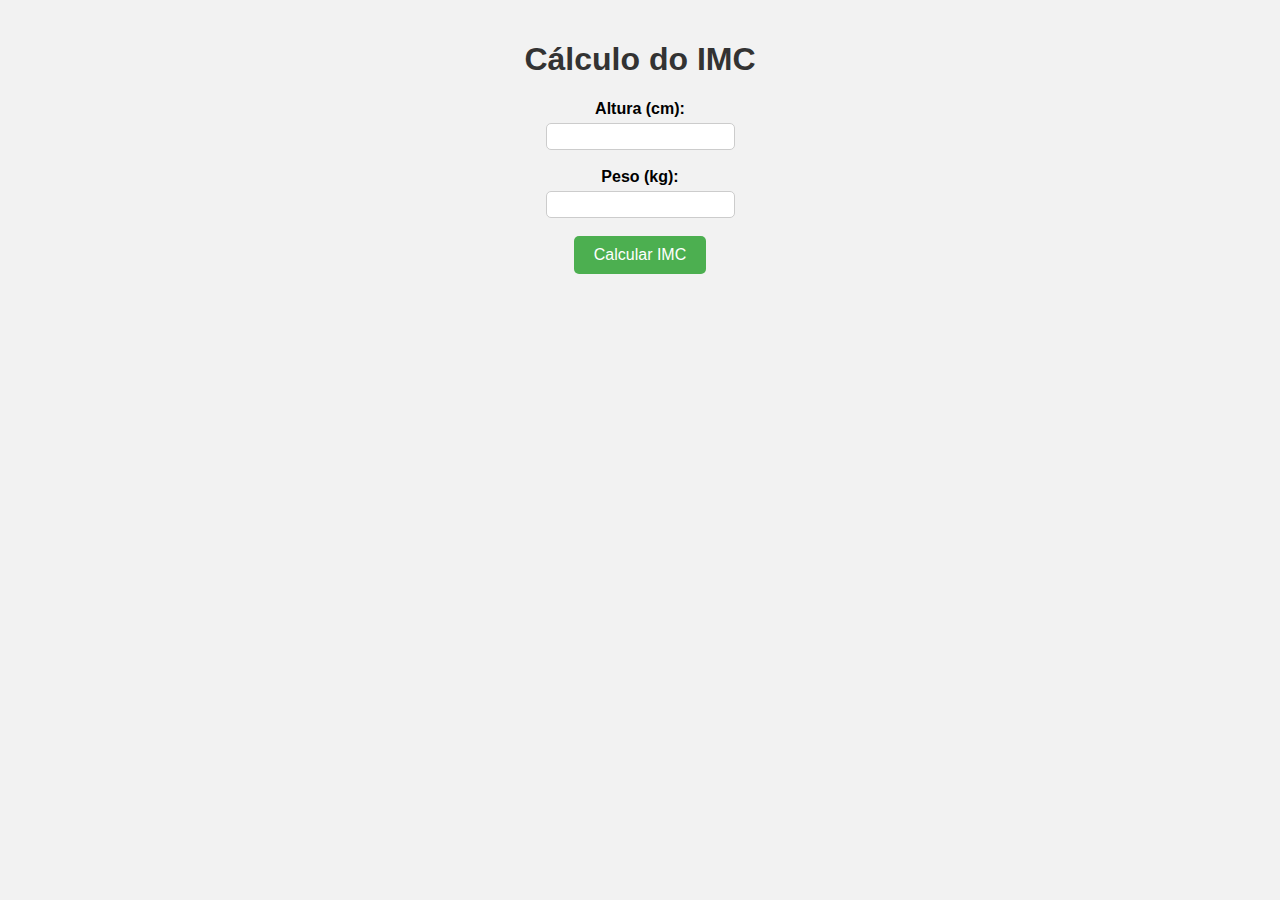
<file: IMCsegvers.html>
<!DOCTYPE html>
<html lang="pt-br">
<head>
  <meta charset="utf-8">
  <title>Calcular IMC</title>
  <style>
    body {
      font-family: Arial, sans-serif;
      background-color: #f2f2f2;
      margin: 0;
      padding: 20px;
      text-align: center;
    }

    h1 {
      color: #333;
    }

    form {
      margin-top: 20px;
    }

    label {
      display: block;
      font-weight: bold;
      margin-bottom: 5px;
    }

    input[type="text"] {
      padding: 5px;
      border-radius: 5px;
      border: 1px solid #ccc;
    }

    button {
      padding: 10px 20px;
      font-size: 16px;
      background-color: #4CAF50;
      color: #fff;
      border: none;
      border-radius: 5px;
      cursor: pointer;
    }

    button:hover {
      background-color: #45a049;
    }

    #resultado {
      margin-top: 20px;
      font-size: 24px;
      font-weight: bold;
      text-align: center;
    }
  </style>
  <script>
   function calcularIMC() {
      var altura = parseFloat(document.getElementById('altura').value) / 100; // Convertendo altura para metros
      var peso = parseFloat(document.getElementById('peso').value);

      // Verifica se os valores de altura e peso são válidos
      if (isNaN(altura) || isNaN(peso)) {
        alert('Por favor, insira valores numéricos válidos.');
        return;
      }

      // Calcula o IMC
      var imc = peso / (altura * altura);

      // Exibe o resultado do IMC
      document.getElementById('resultado').innerHTML = '<p>O seu IMC é:</p><p>' + imc.toFixed(2) + '</p>';

      // Verifica se o IMC está no intervalo normal
      if (imc >= 18.5 && imc <= 26) {
        document.getElementById('mensagem').innerHTML = 'Parabéns, o seu IMC está no intervalo normal. Continue a praticar exercício regularmente e a alimentar-se de forma equilibrada.';
      } else {
        // Pergunta ao usuário
        var resposta = prompt('Você pratica exercício físico regularmente? Responda com "sim" ou "não".');
        var alimentacaoEquilibrada = prompt('Você tem uma alimentação equilibrada? Responda com "sim" ou "não".');

        // Verifica as respostas e exibe a mensagem correspondente
        if (imc < 18.5) {
          if (resposta === 'não' && alimentacaoEquilibrada === 'não') {
            document.getElementById('mensagem').innerHTML = 'Você se enquadra no Caso 1. Visite as páginas de Dietas e Treinos e siga as instruções do Caso 1!';
          } else if (resposta === 'não' && alimentacaoEquilibrada === 'sim') {
            document.getElementById('mensagem').innerHTML = 'Você se enquadra no Caso 2. Visite as páginas de Dietas e Treinos e siga as instruções do Caso 2!';
          } else if (resposta === 'sim' && alimentacaoEquilibrada === 'não') {
            document.getElementById('mensagem').innerHTML = 'Você se enquadra no Caso 3. Visite as páginas de Dietas e Treinos e siga as instruções do Caso 3!';
          }
        } else if (imc > 26) {
          if (resposta === 'não' && alimentacaoEquilibrada === 'não') {
            document.getElementById('mensagem').innerHTML = 'Você se enquadra no Caso 4. Visite as páginas de Dietas e Treinos e siga as instruções do Caso 4!';
          } else if (resposta === 'não' && alimentacaoEquilibrada === 'sim') {
            document.getElementById('mensagem').innerHTML = 'Você se enquadra no Caso 5. Visite as páginas de Dietas e Treinos e siga as instruções do Caso 5!';
          } else if (resposta === 'sim' && alimentacaoEquilibrada === 'não') {
            document.getElementById('mensagem').innerHTML = 'Você se enquadra no Caso 6. Visite as páginas de Dietas e Treinos e siga as instruções do Caso 6!';
          }
        }
      }
    }
  </script>
</head>
<body>
  <h1>Cálculo do IMC</h1>
  <form>
    <label for="altura">Altura (cm):</label>
    <input type="text" id="altura" name="altura"><br><br>
    
    <label for="peso">Peso (kg):</label>
    <input type="text" id="peso" name="peso"><br><br>

    <button type="button" onclick="calcularIMC()">Calcular IMC</button>
  </form>

  <div id="resultado"></div>
  <div id="mensagem"></div>
</body>
</html>
</file>
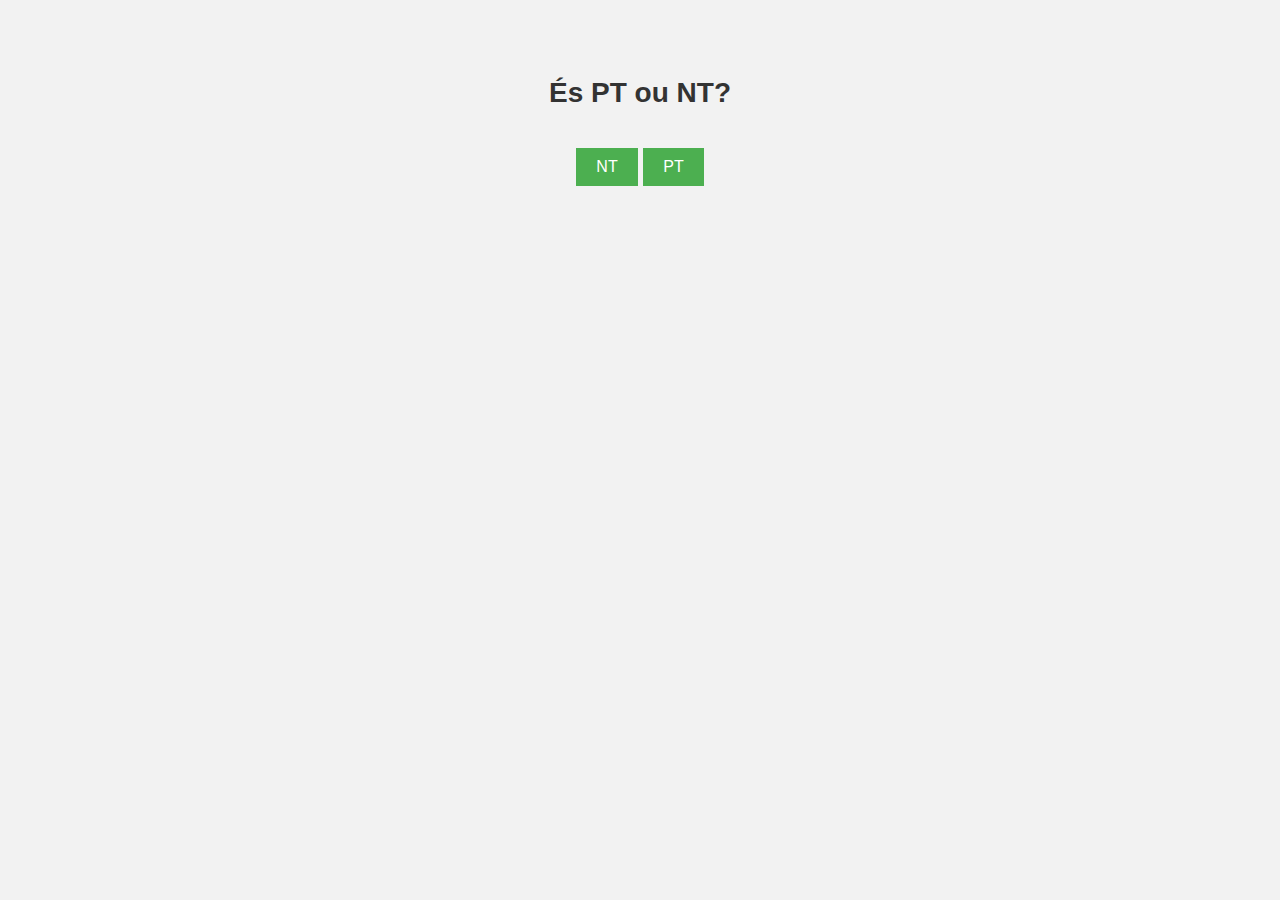
<file: sugestões.html>
<!DOCTYPE html>
<html lang="en">
<head>
  <meta charset="UTF-8">
  <meta name="viewport" content="width=device-width, initial-scale=1.0">
  <title>Sugestões</title>
  <style>
    body {
      background-color: #f2f2f2;
      font-family: Arial, sans-serif;
      font-size: 20px;
      text-align: center;
      padding: 50px;
    }
    
    h1 {
      color: #333333;
      font-size: 28px;
    }
    
    .button {
      background-color: #4CAF50;
      color: white;
      padding: 10px 20px;
      text-align: center;
      text-decoration: none;
      display: inline-block;
      font-size: 16px;
      margin-top: 20px;
    }
  </style>
</head>
<body>
  <h1>És PT ou NT?</h1>
  <a class="button" onclick="showInput('NT')">NT</a>
  <a class="button" onclick="showInput('PT')">PT</a>

  <div id="sugestao-container" style="display: none;">
    <h2 id="sugestao-title"></h2>
    <input type="text" id="sugestao-input" placeholder="Escreve aqui a tua sugestão">
    <br>
    <button class="button" onclick="submitSugestao()">Submeter</button>
  </div>

  <p id="mensagem" style="display: none;"></p>

  <script>
    function showInput(opcao) {
      var sugestaoContainer = document.getElementById("sugestao-container");
      var sugestaoTitle = document.getElementById("sugestao-title");
      var mensagem = document.getElementById("mensagem");

      if (opcao === "NT") {
        sugestaoTitle.innerHTML = "Sugere alterações nos Planos de Dieta da página:";
      } else if (opcao === "PT") {
        sugestaoTitle.innerHTML = "Sugere alterações nos Planos de Treino da página:";
      }

      sugestaoContainer.style.display = "block";
      mensagem.style.display = "none";
    }

    function submitSugestao() {
      var sugestaoInput = document.getElementById("sugestao-input");
      var mensagem = document.getElementById("mensagem");

      if (sugestaoInput.value !== "") {
        mensagem.innerHTML = "Obrigado pela sugestão! Iremos avaliar para melhorar a página!";
      } else {
        mensagem.innerHTML = "Por favor, escreva a sua sugestão.";
      }

      mensagem.style.display = "block";
      sugestaoInput.value = "";
    }
  </script>
</body>
</html>
</file>
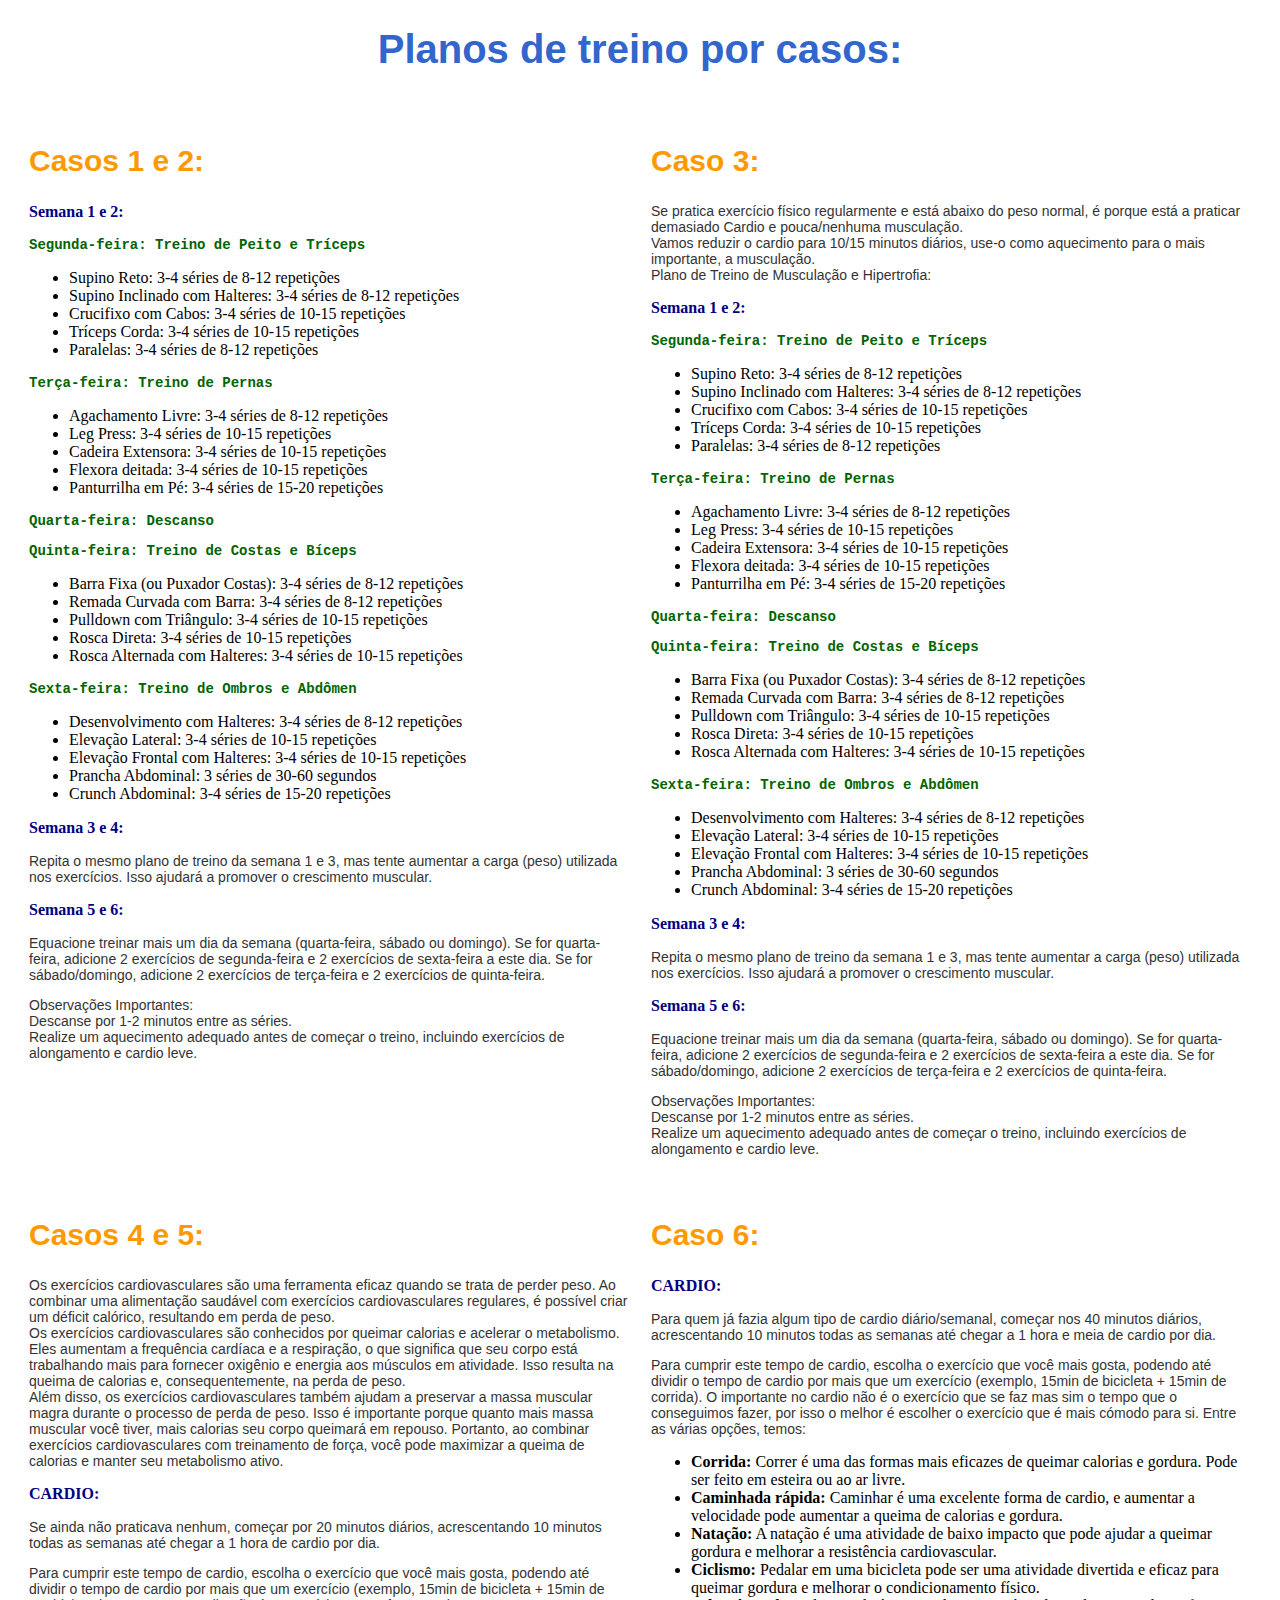
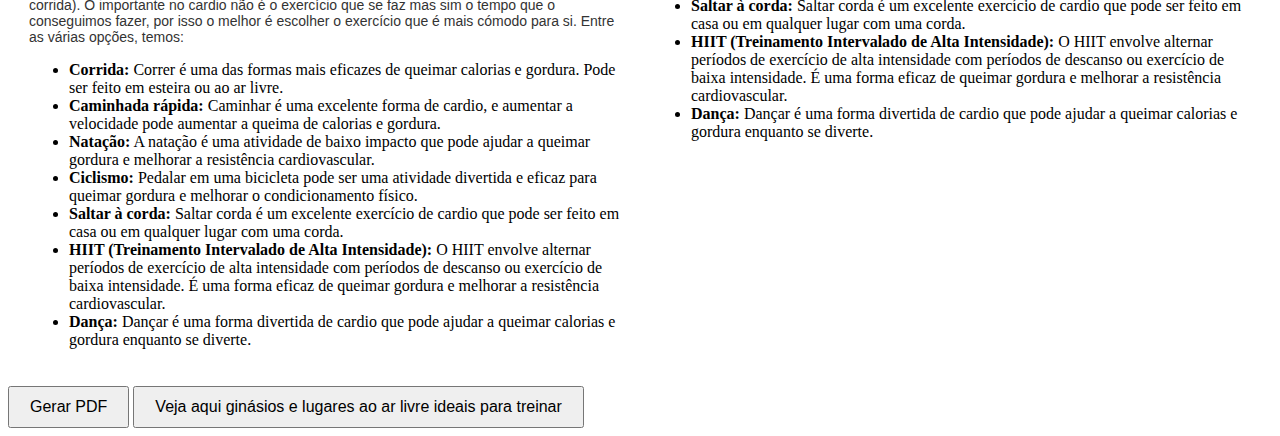
<file: treinoscomtabelas.html>
<!DOCTYPE html>
<html>
<head>
  <meta charset="UTF-8">
  <title>Planos de treino por caso:</title>
  <style>
    h1 {
      font-family: Arial, sans-serif;
      font-size: 40px;
      color: #3366cc;
      text-align: center;
    }

    h2 {
      font-family: Arial, sans-serif;
      font-size: 30px;
      color: #ff9900;
    }

    p {
      font-family: Arial, sans-serif;
      font-size: 14px;
      color: #333;
    }

    body {
      background-image: url("https://img.freepik.com/vetores-gratis/fundo-branco-monocromatico-de-estilo-de-papel_52683-66443.jpg");
      background-color: transparent;
      background-repeat: no-repeat;
      background-size: cover;
    }

    .week-heading {
      font-family: "Times New Roman", serif;
      font-size: 16px;
      font-weight: bold;
      color: #000080;

    }

    .day-heading {
      font-family: "Courier New", monospace;
      font-size: 14px;
      font-weight: bold;
      color: #006400;

    }
    table {
      width: 100%;
      table-layout: fixed;
      border-spacing: 20px; /* Aumenta o espaço entre as células para 10 pixels */
    }
    td {
      vertical-align: top;
    }

    button {
    padding: 10px 20px;
    font-size: 16px;
}
  </style>
    <body>
    <h1>Planos de treino por casos:</h1>
  <table>
    <tr>
      <td>
        <h2>Casos 1 e 2:</h2>
  
        <p class="week-heading">Semana 1 e 2:</p>
        
        <p class="day-heading">Segunda-feira: Treino de Peito e Tríceps</p>
        <ul>
          <li>Supino Reto: 3-4 séries de 8-12 repetições</li>
          <li>Supino Inclinado com Halteres: 3-4 séries de 8-12 repetições</li>
          <li>Crucifixo com Cabos: 3-4 séries de 10-15 repetições</li>
          <li>Tríceps Corda: 3-4 séries de 10-15 repetições</li>
          <li>Paralelas: 3-4 séries de 8-12 repetições</li>
        </ul>
        
        <p class="day-heading">Terça-feira: Treino de Pernas</p>
        <ul>
          <li>Agachamento Livre: 3-4 séries de 8-12 repetições</li>
          <li>Leg Press: 3-4 séries de 10-15 repetições</li>
          <li>Cadeira Extensora: 3-4 séries de 10-15 repetições</li>
          <li>Flexora deitada: 3-4 séries de 10-15 repetições</li>
          <li>Panturrilha em Pé: 3-4 séries de 15-20 repetições</li>
        </ul>
        
        <p class="day-heading">Quarta-feira: Descanso</p>
      
        <p class="day-heading">Quinta-feira: Treino de Costas e Bíceps</p>
        <ul>
          <li>Barra Fixa (ou Puxador Costas): 3-4 séries de 8-12 repetições</li>
          <li>Remada Curvada com Barra: 3-4 séries de 8-12 repetições</li>
          <li>Pulldown com Triângulo: 3-4 séries de 10-15 repetições</li>
          <li>Rosca Direta: 3-4 séries de 10-15 repetições</li>
          <li>Rosca Alternada com Halteres: 3-4 séries de 10-15 repetições</li>
        </ul>
        
        <p class="day-heading">Sexta-feira: Treino de Ombros e Abdômen</p>
        <ul>
          <li>Desenvolvimento com Halteres: 3-4 séries de 8-12 repetições</li>
          <li>Elevação Lateral: 3-4 séries de 10-15 repetições</li>
          <li>Elevação Frontal com Halteres: 3-4 séries de 10-15 repetições</li>
          <li>Prancha Abdominal: 3 séries de 30-60 segundos</li>
          <li>Crunch Abdominal: 3-4 séries de 15-20 repetições</li>
        </ul>
        
        <p class="week-heading">Semana 3 e 4:</p>
      <p>Repita o mesmo plano de treino da semana 1 e 3, mas tente aumentar a carga (peso) utilizada nos exercícios. Isso ajudará a promover o crescimento muscular.</p>
      
      <p class="week-heading">Semana 5 e 6:</p>
      <p>Equacione treinar mais um dia da semana (quarta-feira, sábado ou domingo). Se for quarta-feira, adicione 2 exercícios de segunda-feira e 2 exercícios de sexta-feira a este dia. Se for sábado/domingo, adicione 2 exercícios de terça-feira e 2 exercícios de quinta-feira.</p>
      
      <p>Observações Importantes:<br>
      Descanse por 1-2 minutos entre as séries.<br>
      Realize um aquecimento adequado antes de começar o treino, incluindo exercícios de alongamento e cardio leve.</p>
      </td>
      <td>
        <h2>Caso 3:</h2>

<p>Se pratica exercício físico regularmente e está abaixo do peso normal, é porque está a praticar demasiado Cardio e pouca/nenhuma musculação. <br>
Vamos reduzir o cardio para 10/15 minutos diários, use-o como aquecimento para o mais importante, a musculação. <br>
Plano de Treino de Musculação e Hipertrofia:</p>


<p class="week-heading">Semana 1 e 2:</p>
  
  <p class="day-heading">Segunda-feira: Treino de Peito e Tríceps</p>
  <ul>
    <li>Supino Reto: 3-4 séries de 8-12 repetições</li>
    <li>Supino Inclinado com Halteres: 3-4 séries de 8-12 repetições</li>
    <li>Crucifixo com Cabos: 3-4 séries de 10-15 repetições</li>
    <li>Tríceps Corda: 3-4 séries de 10-15 repetições</li>
    <li>Paralelas: 3-4 séries de 8-12 repetições</li>
  </ul>
  
  <p class="day-heading">Terça-feira: Treino de Pernas</p>
  <ul>
    <li>Agachamento Livre: 3-4 séries de 8-12 repetições</li>
    <li>Leg Press: 3-4 séries de 10-15 repetições</li>
    <li>Cadeira Extensora: 3-4 séries de 10-15 repetições</li>
    <li>Flexora deitada: 3-4 séries de 10-15 repetições</li>
    <li>Panturrilha em Pé: 3-4 séries de 15-20 repetições</li>
  </ul>
  
  <p class="day-heading">Quarta-feira: Descanso</p>

  <p class="day-heading">Quinta-feira: Treino de Costas e Bíceps</p>
  <ul>
    <li>Barra Fixa (ou Puxador Costas): 3-4 séries de 8-12 repetições</li>
    <li>Remada Curvada com Barra: 3-4 séries de 8-12 repetições</li>
    <li>Pulldown com Triângulo: 3-4 séries de 10-15 repetições</li>
    <li>Rosca Direta: 3-4 séries de 10-15 repetições</li>
    <li>Rosca Alternada com Halteres: 3-4 séries de 10-15 repetições</li>
  </ul>
  
  <p class="day-heading">Sexta-feira: Treino de Ombros e Abdômen</p>
  <ul>
    <li>Desenvolvimento com Halteres: 3-4 séries de 8-12 repetições</li>
    <li>Elevação Lateral: 3-4 séries de 10-15 repetições</li>
    <li>Elevação Frontal com Halteres: 3-4 séries de 10-15 repetições</li>
    <li>Prancha Abdominal: 3 séries de 30-60 segundos</li>
    <li>Crunch Abdominal: 3-4 séries de 15-20 repetições</li>
  </ul>
  
  <p class="week-heading">Semana 3 e 4:</p>
<p>Repita o mesmo plano de treino da semana 1 e 3, mas tente aumentar a carga (peso) utilizada nos exercícios. Isso ajudará a promover o crescimento muscular.</p>

<p class="week-heading">Semana 5 e 6:</p>
<p>Equacione treinar mais um dia da semana (quarta-feira, sábado ou domingo). Se for quarta-feira, adicione 2 exercícios de segunda-feira e 2 exercícios de sexta-feira a este dia. Se for sábado/domingo, adicione 2 exercícios de terça-feira e 2 exercícios de quinta-feira.</p>

<p>Observações Importantes:<br>
Descanse por 1-2 minutos entre as séries.<br>
Realize um aquecimento adequado antes de começar o treino, incluindo exercícios de alongamento e cardio leve.</p>

      </td>
    </tr>
    <tr>
      <td>
        <h2>Casos 4 e 5:</h2>

<p>Os exercícios cardiovasculares são uma ferramenta eficaz quando se trata de perder peso. Ao combinar uma alimentação saudável com exercícios cardiovasculares regulares, é possível criar um déficit calórico, resultando em perda de peso.<br>
  Os exercícios cardiovasculares são conhecidos por queimar calorias e acelerar o metabolismo. Eles aumentam a frequência cardíaca e a respiração, o que significa que seu corpo está trabalhando mais para fornecer oxigênio e energia aos músculos em atividade. Isso resulta na queima de calorias e, consequentemente, na perda de peso.<br>
  Além disso, os exercícios cardiovasculares também ajudam a preservar a massa muscular magra durante o processo de perda de peso. Isso é importante porque quanto mais massa muscular você tiver, mais calorias seu corpo queimará em repouso. Portanto, ao combinar exercícios cardiovasculares com treinamento de força, você pode maximizar a queima de calorias e manter seu metabolismo ativo.</p>

  <p class="week-heading">CARDIO:</p>
  
  <p>Se ainda não praticava nenhum, começar por 20 minutos diários, acrescentando 10 minutos todas as semanas até chegar a 1 hora de cardio por dia.</p>

  <p>Para cumprir este tempo de cardio, escolha o exercício que você mais gosta, podendo até dividir o tempo de cardio por mais que um exercício (exemplo, 15min de bicicleta + 15min de corrida). O importante no cardio não é o exercício que se faz mas sim o tempo que o conseguimos fazer, por isso o melhor é escolher o exercício que é mais cómodo para si. Entre as várias opções, temos:</p>

  <ul>
    <li><strong>Corrida:</strong> Correr é uma das formas mais eficazes de queimar calorias e gordura. Pode ser feito em esteira ou ao ar livre.</li>
    <li><strong>Caminhada rápida:</strong> Caminhar é uma excelente forma de cardio, e aumentar a velocidade pode aumentar a queima de calorias e gordura.</li>
    <li><strong>Natação:</strong> A natação é uma atividade de baixo impacto que pode ajudar a queimar gordura e melhorar a resistência cardiovascular.</li>
    <li><strong>Ciclismo:</strong> Pedalar em uma bicicleta pode ser uma atividade divertida e eficaz para queimar gordura e melhorar o condicionamento físico.</li>
    <li><strong>Saltar à corda:</strong> Saltar corda é um excelente exercício de cardio que pode ser feito em casa ou em qualquer lugar com uma corda.</li>
    <li><strong>HIIT (Treinamento Intervalado de Alta Intensidade):</strong> O HIIT envolve alternar períodos de exercício de alta intensidade com períodos de descanso ou exercício de baixa intensidade. É uma forma eficaz de queimar gordura e melhorar a resistência cardiovascular.</li>
    <li><strong>Dança:</strong> Dançar é uma forma divertida de cardio que pode ajudar a queimar calorias e gordura enquanto se diverte.</li>
  </ul>


      </td>
      <td>
        <h2>Caso 6:</h2>

  <p class="week-heading">CARDIO:</p>

  <p>Para quem já fazia algum tipo de cardio diário/semanal, começar nos 40 minutos diários, acrescentando 10 minutos todas as semanas até chegar a 1 hora e meia de cardio por dia.</p>

  <p>Para cumprir este tempo de cardio, escolha o exercício que você mais gosta, podendo até dividir o tempo de cardio por mais que um exercício (exemplo, 15min de bicicleta + 15min de corrida). O importante no cardio não é o exercício que se faz mas sim o tempo que o conseguimos fazer, por isso o melhor é escolher o exercício que é mais cómodo para si. Entre as várias opções, temos:</p>

  <ul>
    <li><strong>Corrida:</strong> Correr é uma das formas mais eficazes de queimar calorias e gordura. Pode ser feito em esteira ou ao ar livre.</li>
    <li><strong>Caminhada rápida:</strong> Caminhar é uma excelente forma de cardio, e aumentar a velocidade pode aumentar a queima de calorias e gordura.</li>
    <li><strong>Natação:</strong> A natação é uma atividade de baixo impacto que pode ajudar a queimar gordura e melhorar a resistência cardiovascular.</li>
    <li><strong>Ciclismo:</strong> Pedalar em uma bicicleta pode ser uma atividade divertida e eficaz para queimar gordura e melhorar o condicionamento físico.</li>
    <li><strong>Saltar à corda:</strong> Saltar corda é um excelente exercício de cardio que pode ser feito em casa ou em qualquer lugar com uma corda.</li>
    <li><strong>HIIT (Treinamento Intervalado de Alta Intensidade):</strong> O HIIT envolve alternar períodos de exercício de alta intensidade com períodos de descanso ou exercício de baixa intensidade. É uma forma eficaz de queimar gordura e melhorar a resistência cardiovascular.</li>
    <li><strong>Dança:</strong> Dançar é uma forma divertida de cardio que pode ajudar a queimar calorias e gordura enquanto se diverte.</li>
  </ul>
      </td>
    </tr>
  </table>

  <button id="pdfButton">Gerar PDF</button>
    <script src="script.js"></script>

    <button onclick="window.location.href = 'novo.html'">
      Veja aqui ginásios e lugares ao ar livre ideais para treinar
    </button>
    
    </body>
</html>
</file>
<file: css/tooplate-style.css>
/* 

Template 2110 Character
http://www.tooplate.com/view/2110-character


COLORS 

Primary Dark:       #996666
Primary Light:      #cc9999
Secondary:          #9999cc
Dark Background:    #333333
Dark Gray Text:     #666666
Light Gray Text:    #999999
Footer Gray Text:   #cccccc

*/

body {
  font-family: "Open Sans", sans-serif;
  font-size: 20px;
  color: #666666;
  -webkit-font-smoothing: antialiased;
  padding: 80px;
  overflow-x: hidden;
}

textarea {
  font-family: "Open Sans", sans-serif;
}

a {
	color: #FF0;
  text-decoration: none;
}

button {
  border: none;
}

a,
button {
  -webkit-transition: all 0.3s ease;
  -o-transition: all 0.3s ease;
  transition: all 0.3s ease;
  cursor: pointer;
}

h2 {
  margin-top: 0;
}

p {
  line-height: 2;
  margin: 0;
}

.tm-container {
  max-width: 1200px;
  width: 100%;
  margin-left: auto;
  margin-right: auto;
  position: relative;
}

/* http://w3bits.com/css-masonry/ */
.masonry {
  /* Masonry container */
  -webkit-column-count: 2;
  column-count: 2;
  -webkit-column-gap: 0;
  column-gap: 0;
}

.item {
  /* Masonry bricks or child elements */
  display: inline-block;
  margin: 0;
  width: 100%;
}

img {
  max-width: 100%;
  height: auto;
}

/* .tm-relative {
  position: relative;
} */

.tm-block {
  position: relative;
  -webkit-box-sizing: border-box;
  box-sizing: border-box;
  max-width: 600px;
}

.tm-block-wider {
  max-width: 640px;
  width: calc(100% + 40px);
}

.tm-block-left {
  right: 20px;
  bottom: 20px;
}

.tm-block-left-2 {
  right: 60px;
  top: 15px;
}

.tm-block-right {
  padding: 15px 0 20px 20px;
}

.tm-img-left {
  display: block;
  margin-right: 0;
  margin-left: auto;
}

.tm-hero-text {
  padding: 140px 95px 0;
}

.tm-block-pad {
  padding: 67px 63px;
}

/* .tm-block-icon {
  text-align: center;
  display: block;
  margin: 0 30px 30px;
} */

.tm-block-brand {
  position: relative;
  margin-top: 147px;
  margin-bottom: 27px;
}

.tm-block-brand-inner {
  position: relative;
  right: 50px;
  padding: 70px 48px;
  display: -webkit-box;
  display: -ms-flexbox;
  display: flex;
  -webkit-box-align: center;
  -ms-flex-align: center;
  align-items: center;
}

.tm-brand-name {
  margin: 0 40px 0;
  font-size: 2.5rem;
  font-weight: 400;
}

.tm-bg-dark {
  background-color: #333333;
}

.tm-bg-white {
  background-color: #ffffff;
}

.tm-btn {
  padding: 15px 25px;
  display: inline-block;
  font-size: 1em;
  border-radius: 10px;
}

/* .tm-btn-small {
  font-size: 17px;
  font-weight: 600;
  padding: 15px 35px;
} */

.tm-btn-pad-big {
  padding: 17px 45px;
}

.tm-btn-primary {
  color: #ffffff;
  background-color: #cc9999;
}

.tm-btn-primary:hover {
  background-color: #996666;
}

.tm-btn-secondary {
  color: white;
  background-color: #9999cc;
}

.tm-btn-secondary:hover {
  color: #ffffff;
  background-color: #5b5bb2;
}

.tm-btn-tertiary {
  color: white;
  background-color: #999999;
}

.tm-btn-tertiary:hover {
  color: #ffffff;
  background-color: #666666;
}


.tm-text-white {
  color: #ffffff;
}

.tm-text-gray-light {
  color: #999999;
}

.tm-bg-primary-light {
  background-color: #cc9999;
}

.tm-bg-primary-dark {
  background-color: #996666;
}

.tm-bg-secondary {
  background-color: #9999cc;
}

.tm-bg-tertiary {
  background-color: #999999
  
  ;
}

/* .tm-mt {
  margin-top: 30px;
} */

/* .tm-mt-big {
  margin-top: 50px;
} */

.tm-mb {
  margin-bottom: 45px;
}

/* .tm-mb-small {
  margin-bottom: 20px;
} */

.tm-text-right {
  text-align: right;
}

.tm-text-uppercase {
  text-transform: uppercase;
}

/* .tm-form-group {
  margin-bottom: 25px;
}
 */
input,
textarea {
  width: 100%;
  -webkit-box-sizing: border-box;
  box-sizing: border-box;
  border: 1px solid #958ec0;
  padding: 18px 20px;
  font-size: 1em;
}

.tm-contact-form {
  width: calc(100% - 40px);
}

.tm-form-section {
  margin-top: -5px;
}

.tm-form-section-tag {
  position: relative;
}

.tm-form-section-tag h2 {
  font-size: 1.6rem;
}

.tm-form-section-tag-inner {
  position: relative;
  left: 40px;
  right: -40px;
  bottom: -40px;
  width: 100%;
  max-width: 600px;
  box-sizing: border-box;
  padding: 55px 47px;
}

.tm-pb-0 {
  padding-bottom: 0 !important;
}

/* .tm-img-qr {
  width: 150px;
  height: 150px;
  margin: 30px 20px 30px 0;
} */

.tm-footer {
  display: -webkit-box;
  display: -ms-flexbox;
  display: flex;
  -webkit-box-align: center;
  -ms-flex-align: center;
  align-items: center;
  max-width: 600px;
  margin-right: 0;
  margin-left: auto;
}

.tm-footer,
.tm-footer a {
  color: #cbcbcb;
}

.tm-footer a:hover {
  color: #996666;
}

.tm-footer p {
  font-size: 16px;
}
/* 
@media (max-width: 1232px) {
  body {
    padding: 60px;
  }
}

@media (max-width: 1199px) {
  .masonry {
    Masonry container
    -webkit-column-count: 1;
    column-count: 1;
  }

  .tm-container {
    max-width: 600px;
  }
}

@media (max-width: 540px) {
  .tm-block-brand-inner {
    flex-direction: column;
    padding: 35px;
    right: 30px;
  }

  .tm-brand-name {
    margin-top: 20px;
  }

  .tm-contact-form {
    width: calc(100% - 20px);
  }
}

@media (max-width: 520px) {
  body {
    padding: 50px;
  }

  .tm-block-pad {
    padding: 45px;
  }

  .tm-hero-text {
    padding: 50px 45px 0;
  }

  .tm-block-brand {
    margin-top: 70px;
  }
}

@media (max-width: 417px) {
  .tm-block-left,
  .tm-block-left-2 {
    right: 0;
  }

  .tm-block-wider {
    width: 100%;
  }

  .tm-footer {
    flex-direction: column;
  }
}

@media (max-width: 390px) {
  body {
    padding: 40px 20px 10px;
  }

  .tm-form-section-tag-inner {
    left: 25px;
    right: -25px;
    bottom: -25px;
  }
}
 */
</file>
<file: fpdf185/fpdf.css>
body {font-family:"Times New Roman",serif}
h1 {font:bold 135% Arial,sans-serif; color:#4000A0; margin-bottom:0.9em}
h2 {font:bold 95% Arial,sans-serif; color:#900000; margin-top:1.5em; margin-bottom:1em}
dl.param dt {text-decoration:underline}
dl.param dd {margin-top:1em; margin-bottom:1em}
dl.param ul {margin-top:1em; margin-bottom:1em}
tt, code, kbd {font-family:"Courier New",Courier,monospace; font-size:82%}
div.source {margin-top:1.4em; margin-bottom:1.3em}
div.source pre {display:table; border:1px solid #24246A; width:100%; margin:0em; font-family:inherit; font-size:100%}
div.source code {display:block; border:1px solid #C5C5EC; background-color:#F0F5FF; padding:6px; color:#000000}
div.doc-source {margin-top:1.4em; margin-bottom:1.3em}
div.doc-source pre {display:table; width:100%; margin:0em; font-family:inherit; font-size:100%}
div.doc-source code {display:block; background-color:#E0E0E0; padding:4px}
.kw {color:#000080; font-weight:bold}
.str {color:#CC0000}
.cmt {color:#008000}
p.demo {text-align:center; margin-top:-0.9em}
a.demo {text-decoration:none; font-weight:bold; color:#0000CC}
a.demo:link {text-decoration:none; font-weight:bold; color:#0000CC}
a.demo:hover {text-decoration:none; font-weight:bold; color:#0000FF}
a.demo:active {text-decoration:none; font-weight:bold; color:#0000FF}
</file>
